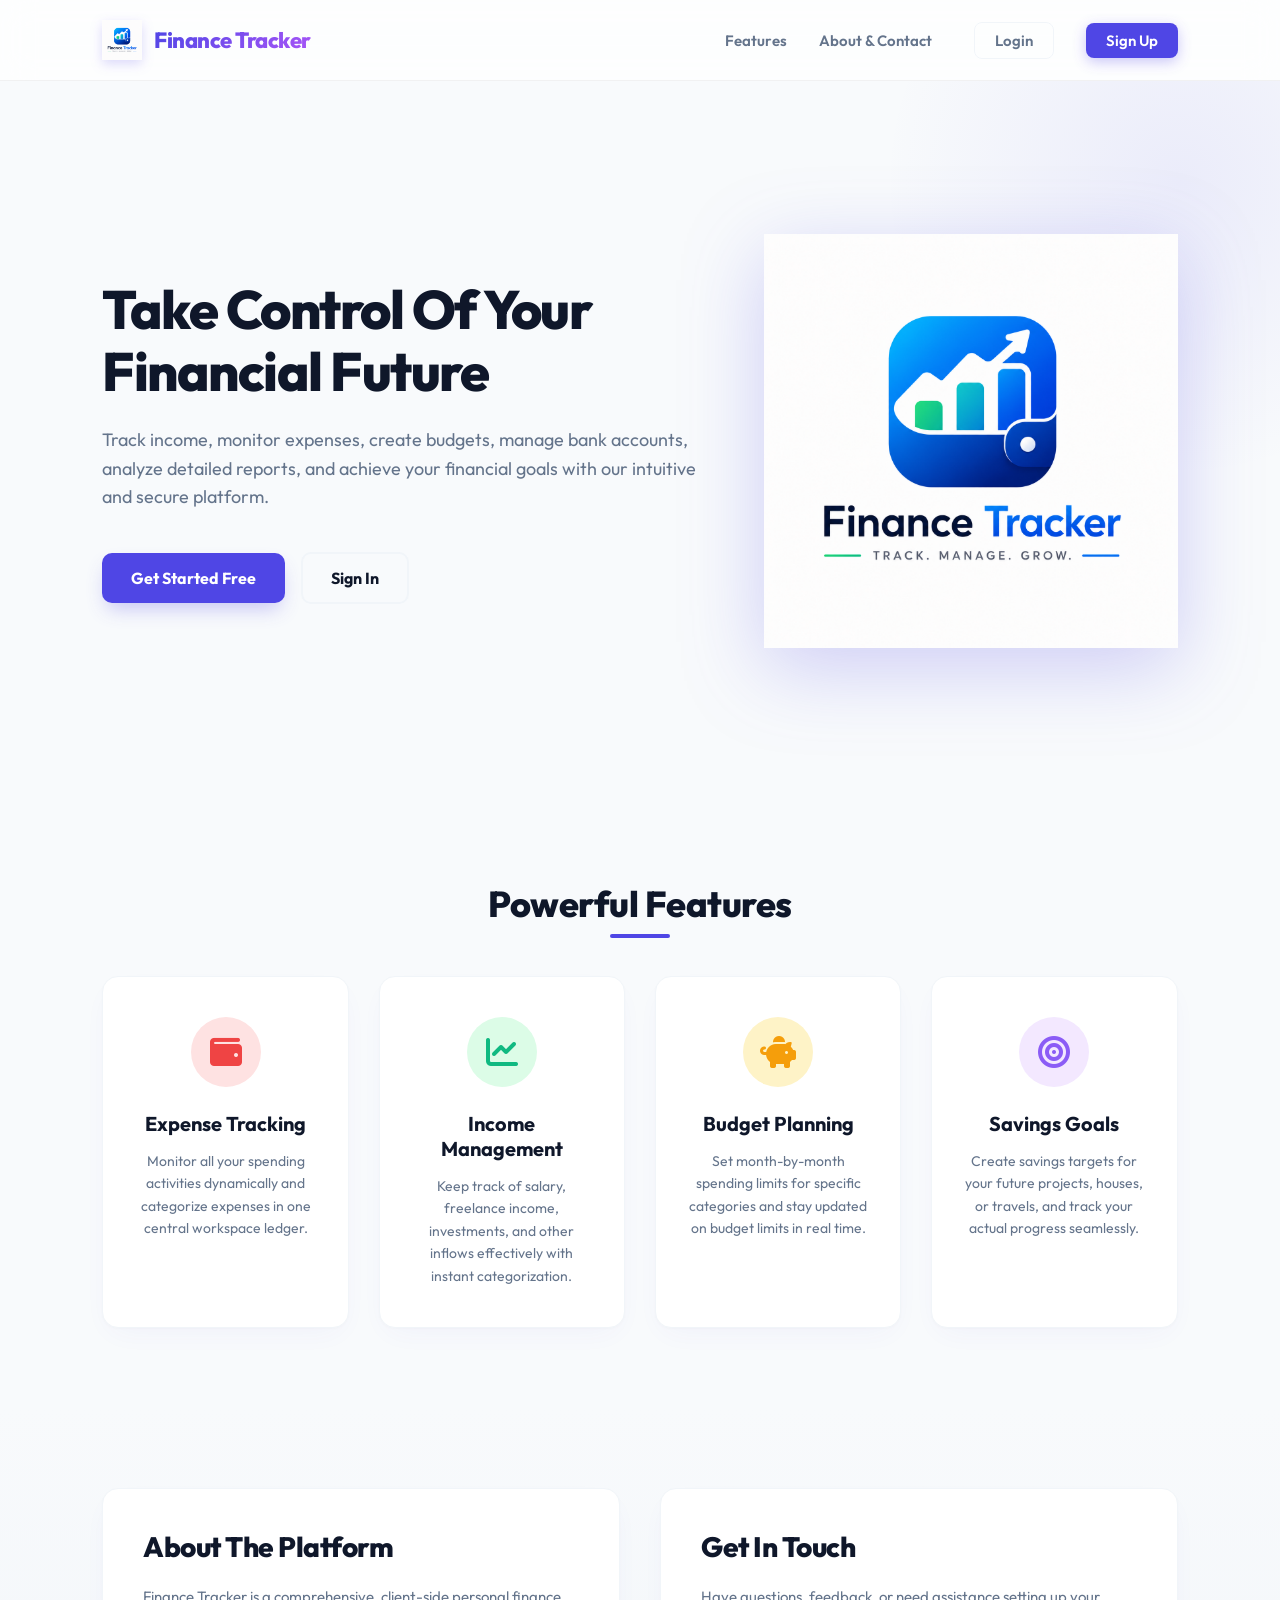
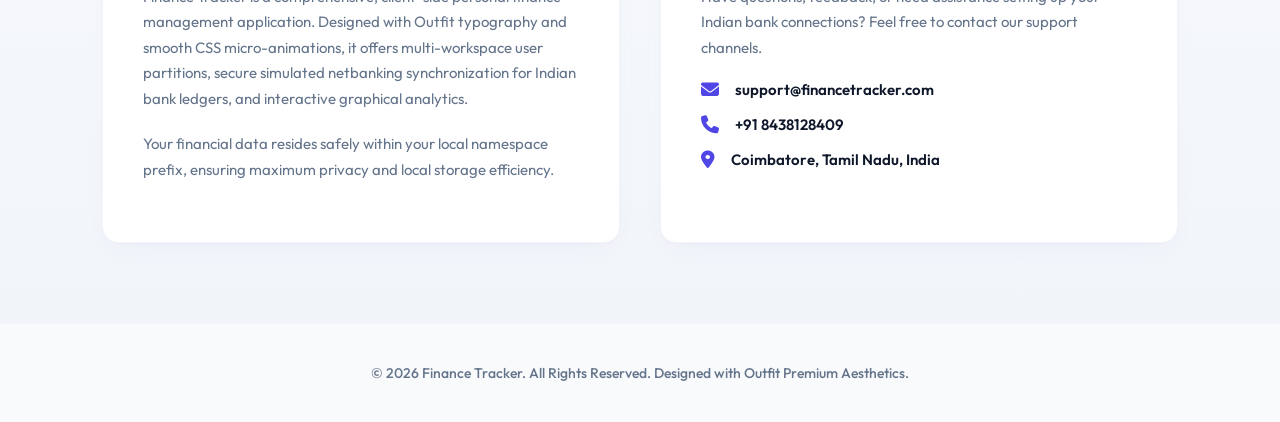
<file: index.html>
<!DOCTYPE html>
<html lang="en">
<head>
    <meta charset="UTF-8">
    <meta name="viewport" content="width=device-width, initial-scale=1.0">
    <title>Finance Tracker - Manage Your Money Smarter</title>
    
    <link rel="stylesheet" href="assets/css/style.css">
    <link rel="stylesheet" href="assets/css/animations.css">
    <link rel="stylesheet" href="https://cdnjs.cloudflare.com/ajax/libs/font-awesome/6.5.2/css/all.min.css">
</head>
<body>

    <!-- SPLASH SCREEN -->
    <div id="splash-screen">
        <div class="splash-content">
            <img src="assets/images/logo.png" alt="Finance Tracker Logo" class="splash-logo">
            <h1>Finance Tracker</h1>
            <p>Manage Your Money Smarter</p>
        </div>
    </div>

    <!-- HEADER / NAVIGATION -->
    <header class="navbar">
        <div class="logo-container">
            <img src="assets/images/logo.png" alt="Logo" class="logo-animation">
            <h2>Finance Tracker</h2>
        </div>
        <nav class="nav-links">
            <a href="#features">Features</a>
            <a href="#about-contact">About & Contact</a>
            <a href="login.html" class="nav-btn">Login</a>
            <a href="signup.html" class="nav-btn-primary">Sign Up</a>
        </nav>
    </header>

    <!-- HERO SECTION -->
    <section class="hero">
        <div class="bg-gradient-decoration"></div>
        <div class="hero-content">
            <h1>Take Control Of Your Financial Future</h1>
            <p>
                Track income, monitor expenses, create budgets, manage bank accounts, 
                analyze detailed reports, and achieve your financial goals with our intuitive 
                and secure platform.
            </p>
            <div class="hero-buttons">
                <a href="signup.html" class="btn btn-primary">Get Started Free</a>
                <a href="login.html" class="btn btn-outline">Sign In</a>
            </div>
        </div>
        <div class="hero-image">
            <img src="assets/images/logo.png" alt="Finance Tracker Premium illustration">
        </div>
    </section>

    <!-- FEATURES SECTION -->
    <section id="features" class="section">
        <h2 class="section-title">Powerful Features</h2>
        <div class="features-grid">
            <div class="feature-card">
                <i class="fas fa-wallet fa-2x" style="background: var(--danger-light); color: var(--danger);"></i>
                <h3>Expense Tracking</h3>
                <p>Monitor all your spending activities dynamically and categorize expenses in one central workspace ledger.</p>
            </div>
            <div class="feature-card">
                <i class="fas fa-chart-line fa-2x" style="background: var(--success-light); color: var(--success);"></i>
                <h3>Income Management</h3>
                <p>Keep track of salary, freelance income, investments, and other inflows effectively with instant categorization.</p>
            </div>
            <div class="feature-card">
                <i class="fas fa-piggy-bank fa-2x" style="background: var(--warning-light); color: var(--warning);"></i>
                <h3>Budget Planning</h3>
                <p>Set month-by-month spending limits for specific categories and stay updated on budget limits in real time.</p>
            </div>
            <div class="feature-card">
                <i class="fas fa-bullseye fa-2x" style="background: var(--purple-light); color: var(--purple);"></i>
                <h3>Savings Goals</h3>
                <p>Create savings targets for your future projects, houses, or travels, and track your actual progress seamlessly.</p>
            </div>
        </div>
    </section>

    <!-- ABOUT & CONTACT SECTION (MODERN SPLIT GRID) -->
    <section id="about-contact" class="about-contact-section">
        <div class="info-box">
            <h2>About The Platform</h2>
            <p>
                Finance Tracker is a comprehensive, client-side personal finance management application. 
                Designed with Outfit typography and smooth CSS micro-animations, it offers multi-workspace 
                user partitions, secure simulated netbanking synchronization for Indian bank ledgers, 
                and interactive graphical analytics.
            </p>
            <p>
                Your financial data resides safely within your local namespace prefix, ensuring maximum 
                privacy and local storage efficiency.
            </p>
        </div>
        <div class="info-box">
            <h2>Get In Touch</h2>
            <p>Have questions, feedback, or need assistance setting up your Indian bank connections? Feel free to contact our support channels.</p>
            <div class="contact-details">
                <div class="contact-item">
                    <i class="fas fa-envelope"></i>
                    <span>support@financetracker.com</span>
                </div>
                <div class="contact-item">
                    <i class="fas fa-phone"></i>
                    <span>+91 8438128409</span>
                </div>
                <div class="contact-item">
                    <i class="fas fa-location-dot"></i>
                    <span>Coimbatore, Tamil Nadu, India</span>
                </div>
            </div>
        </div>
    </section>

    <!-- FOOTER -->
    <footer class="landing-footer">
        <p>© 2026 Finance Tracker. All Rights Reserved. Designed with Outfit Premium Aesthetics.</p>
    </footer>

    <script src="assets/js/app.js"></script>
</body>
</html>
</file>
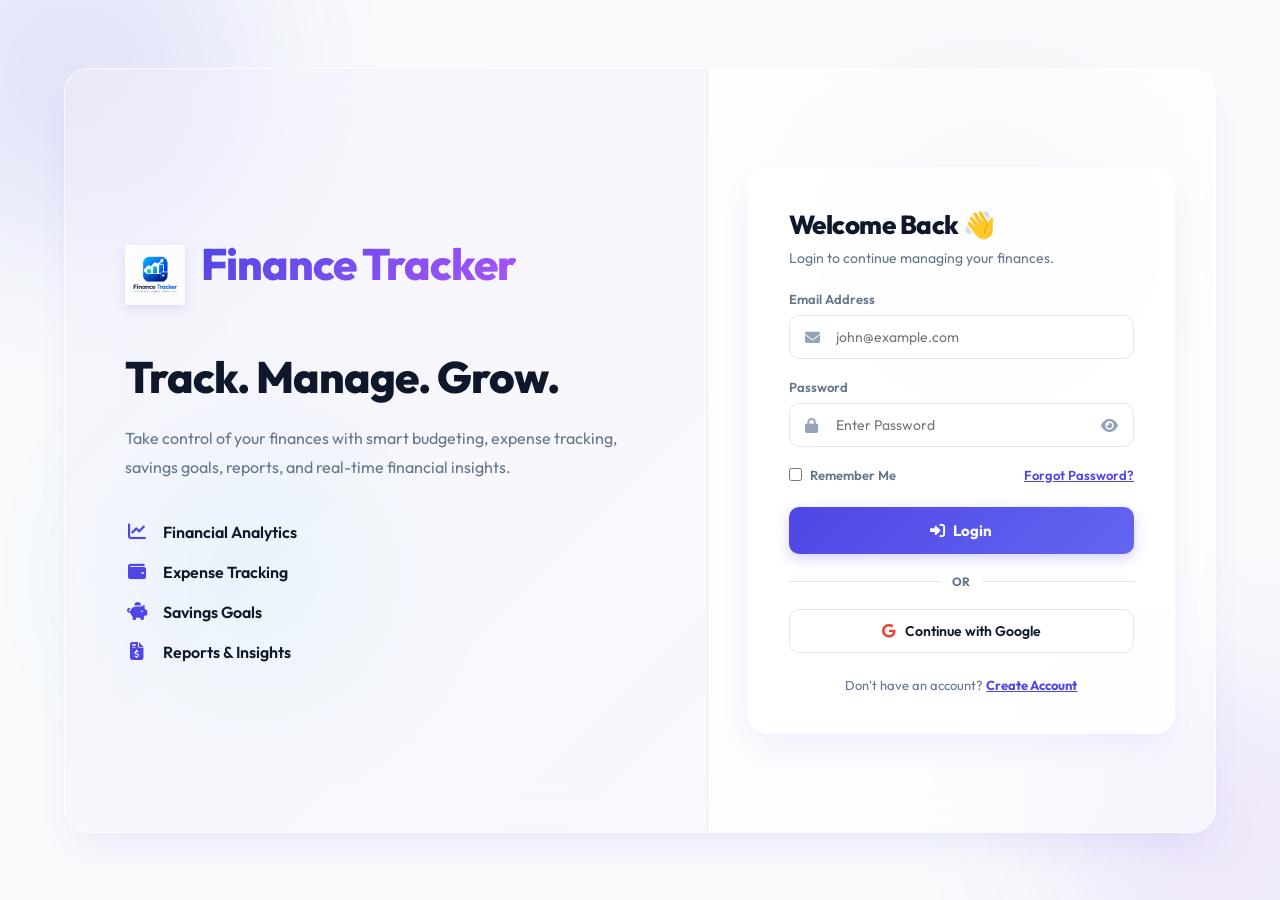
<file: login.html>
<!DOCTYPE html>
<html lang="en">
<head>
    <meta charset="UTF-8">
    <meta name="viewport" content="width=device-width, initial-scale=1.0">
    <title>Finance Tracker - Login</title>
    
    <link rel="stylesheet" href="assets/css/auth.css">
    <link rel="stylesheet" href="https://cdnjs.cloudflare.com/ajax/libs/font-awesome/6.5.2/css/all.min.css">
</head>
<body>

    <!-- LOADER -->
    <div id="loader">
        <img src="assets/images/logo.png" alt="Finance Tracker Logo">
    </div>

    <!-- BACKGROUND GLOWS -->
    <div class="background">
        <span></span>
        <span></span>
        <span></span>
        <span></span>
    </div>

    <!-- LOGIN CONTAINER -->
    <div class="auth-container">
        <!-- LEFT PANEL -->
        <div class="left-panel">
            <div class="brand">
                <img src="assets/images/logo.png" alt="Logo">
                <h1>Finance Tracker</h1>
            </div>
            <h2>Track. Manage. Grow.</h2>
            <p>
                Take control of your finances with smart budgeting,
                expense tracking, savings goals, reports,
                and real-time financial insights.
            </p>
            <div class="features">
                <div>
                    <i class="fas fa-chart-line"></i>
                    Financial Analytics
                </div>
                <div>
                    <i class="fas fa-wallet"></i>
                    Expense Tracking
                </div>
                <div>
                    <i class="fas fa-piggy-bank"></i>
                    Savings Goals
                </div>
                <div>
                    <i class="fas fa-file-invoice-dollar"></i>
                    Reports & Insights
                </div>
            </div>
        </div>

        <!-- RIGHT PANEL -->
        <div class="right-panel">
            <form id="loginForm" class="login-card">
                <h2>Welcome Back 👋</h2>
                <p>Login to continue managing your finances.</p>

                <!-- Email -->
                <div class="input-group">
                    <label>Email Address</label>
                    <div class="input-box">
                        <i class="fas fa-envelope left-icon"></i>
                        <input type="email" id="email" placeholder="john@example.com" required>
                    </div>
                </div>

                <!-- Password -->
                <div class="input-group">
                    <label>Password</label>
                    <div class="input-box">
                        <i class="fas fa-lock left-icon"></i>
                        <input type="password" id="password" placeholder="Enter Password" required>
                        <i id="togglePassword" class="fas fa-eye toggle-password"></i>
                    </div>
                </div>

                <!-- Options -->
                <div class="options">
                    <label class="remember">
                        <input type="checkbox" id="rememberMe"> Remember Me
                    </label>
                    <a href="#">Forgot Password?</a>
                </div>

                <!-- Submit Button -->
                <button type="submit" class="login-btn">
                    <i class="fas fa-right-to-bracket"></i> Login
                </button>

                <div class="divider">
                    <span>OR</span>
                </div>

                <button type="button" class="google-btn">
                    <i class="fab fa-google"></i> Continue with Google
                </button>

                <div class="signup-link">
                    Don't have an account? <a href="signup.html">Create Account</a>
                </div>
            </form>
        </div>
    </div>

    <!-- SCRIPTS -->
    <script src="assets/js/db.js"></script>
    <script src="assets/js/app.js"></script>
    <script>
        // Page entrance loader dismissal
        window.addEventListener("load", () => {
            setTimeout(() => {
                const loader = document.getElementById("loader");
                if (loader) {
                    loader.style.opacity = "0";
                    setTimeout(() => {
                        loader.style.display = "none";
                    }, 500);
                }
            }, 800);
        });

        // Password visibility toggler
        const passwordInput = document.getElementById("password");
        const toggleIcon = document.getElementById("togglePassword");

        toggleIcon.addEventListener("click", () => {
            const isPassword = passwordInput.type === "password";
            passwordInput.type = isPassword ? "text" : "password";
            toggleIcon.classList.toggle("fa-eye", !isPassword);
            toggleIcon.classList.toggle("fa-eye-slash", isPassword);
        });

        // Form Submit Login Handler
        document.getElementById("loginForm").addEventListener("submit", (e) => {
            e.preventDefault();

            const email = document.getElementById("email").value.trim().toLowerCase();
            const password = document.getElementById("password").value;
            const rememberMe = document.getElementById("rememberMe")?.checked;

            if (email === "" || password === "") {
                if (window.showNotification) {
                    window.showNotification("Please fill in all fields!", "error");
                } else {
                    alert("Please fill in all fields!");
                }
                return;
            }

            // Retrieve registered users
            const users = JSON.parse(localStorage.getItem("finance_users")) || [];
            let userValid = false;
            let fullName = "";

            const userMatch = users.find(u => u.email === email && u.password === password);

            if (userMatch) {
                userValid = true;
                fullName = userMatch.fullName || userMatch.name || "User";
            } else if (email === "admin@example.com" && password === "admin") {
                userValid = true;
                fullName = "Admin User";
                // Register admin user to list if not present
                if (!users.some(u => u.email === "admin@example.com")) {
                    users.push({
                        fullName: "Admin User",
                        email: "admin@example.com",
                        password: "admin"
                    });
                    localStorage.setItem("finance_users", JSON.stringify(users));
                }
            }

            if (userValid) {
                const sessionData = {
                    loggedIn: true,
                    email: email,
                    fullName: fullName
                };
                
                sessionStorage.setItem("financeSession", JSON.stringify(sessionData));
                
                if (rememberMe) {
                    localStorage.setItem("financeTrackerUser", JSON.stringify(sessionData));
                } else {
                    localStorage.removeItem("financeTrackerUser");
                }

                if (window.showNotification) {
                    window.showNotification(`Welcome back, ${fullName}! Logging you in...`, "success");
                } else {
                    alert("Welcome back!");
                }

                setTimeout(() => {
                    window.location.href = "pages/dashboard.html";
                }, 1200);
            } else {
                if (window.showNotification) {
                    window.showNotification("Invalid email or password! Check your credentials.", "error");
                } else {
                    alert("Invalid email or password!");
                }
            }
        });
    </script>
</body>
</html>
</file>
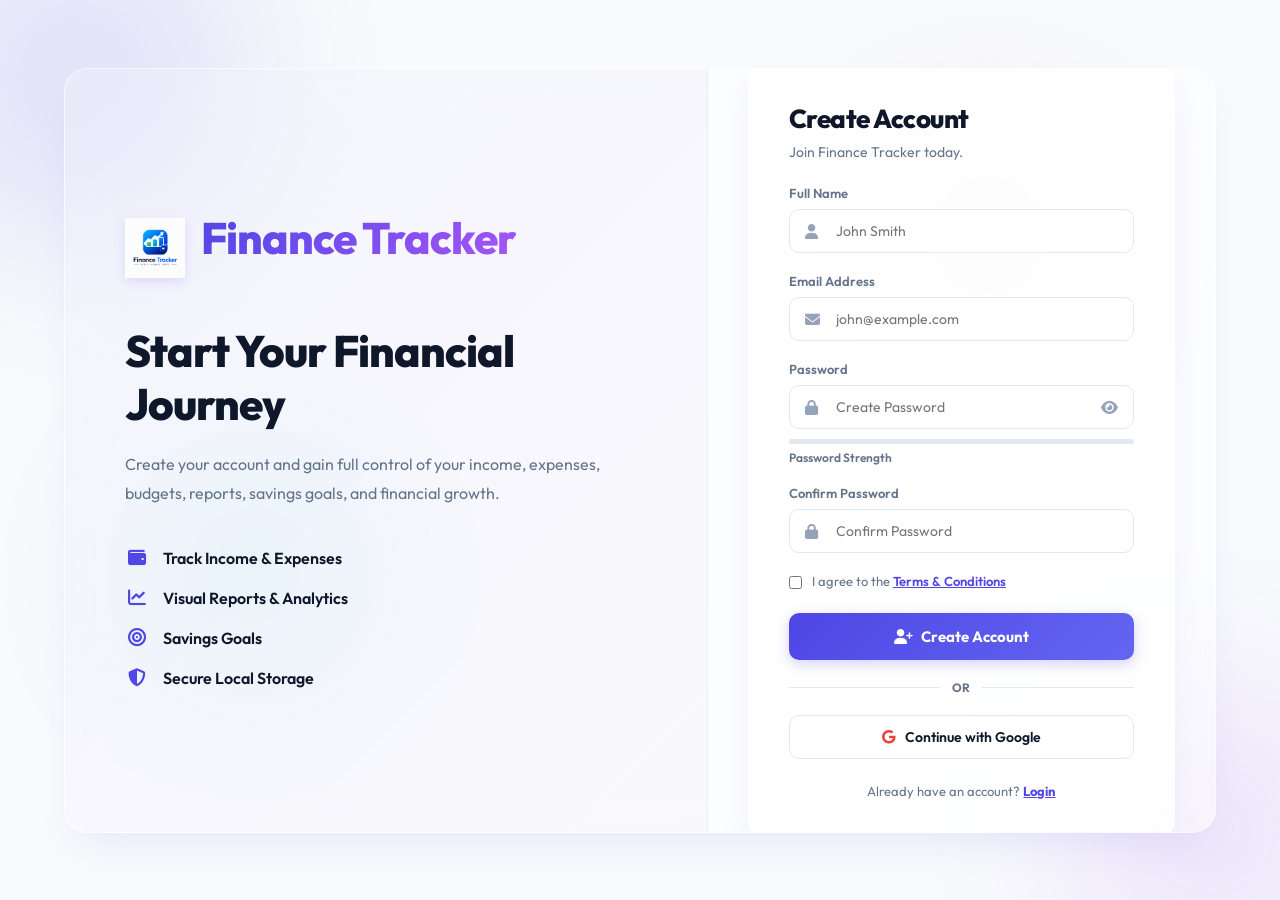
<file: signup.html>
<!DOCTYPE html>
<html lang="en">
<head>
    <meta charset="UTF-8">
    <meta name="viewport" content="width=device-width, initial-scale=1.0">
    <title>Finance Tracker - Sign Up</title>
    
    <link rel="stylesheet" href="assets/css/auth.css">
    <link rel="stylesheet" href="https://cdnjs.cloudflare.com/ajax/libs/font-awesome/6.5.2/css/all.min.css">
</head>
<body>

    <!-- LOADER -->
    <div id="loader">
        <img src="assets/images/logo.png" alt="Finance Tracker Logo">
    </div>

    <!-- BACKGROUND GLOWS -->
    <div class="background">
        <span></span>
        <span></span>
        <span></span>
        <span></span>
    </div>

    <!-- MAIN CONTAINER -->
    <div class="container">
        <!-- LEFT PANEL -->
        <div class="left-panel">
            <div class="brand">
                <img src="assets/images/logo.png" alt="Logo">
                <h2>Finance Tracker</h2>
            </div>
            <h1>Start Your Financial Journey</h1>
            <p>
                Create your account and gain full control of your income,
                expenses, budgets, reports, savings goals, and financial growth.
            </p>
            <div class="features">
                <div>
                    <i class="fas fa-wallet"></i>
                    Track Income & Expenses
                </div>
                <div>
                    <i class="fas fa-chart-line"></i>
                    Visual Reports & Analytics
                </div>
                <div>
                    <i class="fas fa-bullseye"></i>
                    Savings Goals
                </div>
                <div>
                    <i class="fas fa-shield-alt"></i>
                    Secure Local Storage
                </div>
            </div>
        </div>

        <!-- RIGHT PANEL -->
        <div class="right-panel">
            <form id="signupForm" class="signup-card">
                <h2>Create Account</h2>
                <p>Join Finance Tracker today.</p>

                <!-- Name -->
                <div class="input-group">
                    <label>Full Name</label>
                    <div class="input-box">
                        <i class="fas fa-user left-icon"></i>
                        <input type="text" id="name" placeholder="John Smith" required>
                    </div>
                </div>

                <!-- Email -->
                <div class="input-group">
                    <label>Email Address</label>
                    <div class="input-box">
                        <i class="fas fa-envelope left-icon"></i>
                        <input type="email" id="email" placeholder="john@example.com" required>
                    </div>
                </div>

                <!-- Password -->
                <div class="input-group">
                    <label>Password</label>
                    <div class="input-box">
                        <i class="fas fa-lock left-icon"></i>
                        <input type="password" id="password" placeholder="Create Password" required>
                        <i id="togglePassword" class="fas fa-eye toggle-password"></i>
                    </div>
                    <div class="strength">
                        <div class="strength-bar">
                            <div class="strength-fill" id="strengthFill"></div>
                        </div>
                        <div class="strength-text" id="strengthText">Password Strength</div>
                    </div>
                </div>

                <!-- Confirm Password -->
                <div class="input-group">
                    <label>Confirm Password</label>
                    <div class="input-box">
                        <i class="fas fa-lock left-icon"></i>
                        <input type="password" id="confirmPassword" placeholder="Confirm Password" required>
                    </div>
                </div>

                <!-- Terms -->
                <div class="terms">
                    <input type="checkbox" id="terms" required>
                    <label for="terms">
                        I agree to the <a href="#">Terms & Conditions</a>
                    </label>
                </div>

                <!-- Submit Button -->
                <button type="submit" class="signup-btn">
                    <i class="fas fa-user-plus"></i> Create Account
                </button>

                <div class="divider">
                    <span>OR</span>
                </div>

                <button type="button" class="google-btn">
                    <i class="fab fa-google"></i> Continue with Google
                </button>

                <div class="login-link">
                    Already have an account? <a href="login.html">Login</a>
                </div>
            </form>
        </div>
    </div>

    <!-- SCRIPTS -->
    <script src="assets/js/db.js"></script>
    <script src="assets/js/app.js"></script>
    <script>
        // Page entrance loader dismissal
        window.addEventListener("load", () => {
            setTimeout(() => {
                const loader = document.getElementById("loader");
                if (loader) {
                    loader.style.opacity = "0";
                    setTimeout(() => {
                        loader.style.display = "none";
                    }, 500);
                }
            }, 800);
        });

        // Password visibility toggler
        const passwordInput = document.getElementById("password");
        const toggleIcon = document.getElementById("togglePassword");

        toggleIcon.addEventListener("click", () => {
            const isPassword = passwordInput.type === "password";
            passwordInput.type = isPassword ? "text" : "password";
            toggleIcon.classList.toggle("fa-eye", !isPassword);
            toggleIcon.classList.toggle("fa-eye-slash", isPassword);
        });

        // Password strength meter logic
        passwordInput.addEventListener("input", () => {
            const value = passwordInput.value;
            const fill = document.getElementById("strengthFill");
            const text = document.getElementById("strengthText");

            if (value.length === 0) {
                fill.style.width = "0%";
                text.innerHTML = "Password Strength";
                text.style.color = "var(--text-gray)";
            } else if (value.length < 4) {
                fill.style.width = "25%";
                fill.style.background = "var(--danger)";
                text.innerHTML = "Weak";
                text.style.color = "var(--danger)";
            } else if (value.length < 8) {
                fill.style.width = "60%";
                fill.style.background = "var(--warning)";
                text.innerHTML = "Medium";
                text.style.color = "var(--warning)";
            } else {
                fill.style.width = "100%";
                fill.style.background = "var(--success)";
                text.innerHTML = "Strong Password";
                text.style.color = "var(--success)";
            }
        });

        // Form Submit Handler
        document.getElementById("signupForm").addEventListener("submit", (e) => {
            e.preventDefault();

            const name = document.getElementById("name").value.trim();
            const email = document.getElementById("email").value.trim().toLowerCase();
            const password = document.getElementById("password").value;
            const confirm = document.getElementById("confirmPassword").value;

            if (password !== confirm) {
                if (window.showNotification) {
                    window.showNotification("Passwords do not match!", "error");
                } else {
                    alert("Passwords do not match!");
                }
                return;
            }

            // Retrieve registered users
            const users = JSON.parse(localStorage.getItem("finance_users")) || [];
            
            const exists = users.some(u => u.email === email);
            if (exists) {
                if (window.showNotification) {
                    window.showNotification("This email is already registered!", "error");
                } else {
                    alert("This email is already registered!");
                }
                return;
            }

            const newUser = {
                name,
                fullName: name,
                email,
                password
            };

            users.push(newUser);
            localStorage.setItem("finance_users", JSON.stringify(users));

            if (window.showNotification) {
                window.showNotification("Account Created Successfully! Redirecting to login...", "success");
            } else {
                alert("Account Created Successfully!");
            }

            setTimeout(() => {
                window.location.href = "login.html";
            }, 1800);
        });
    </script>
</body>
</html>
</file>
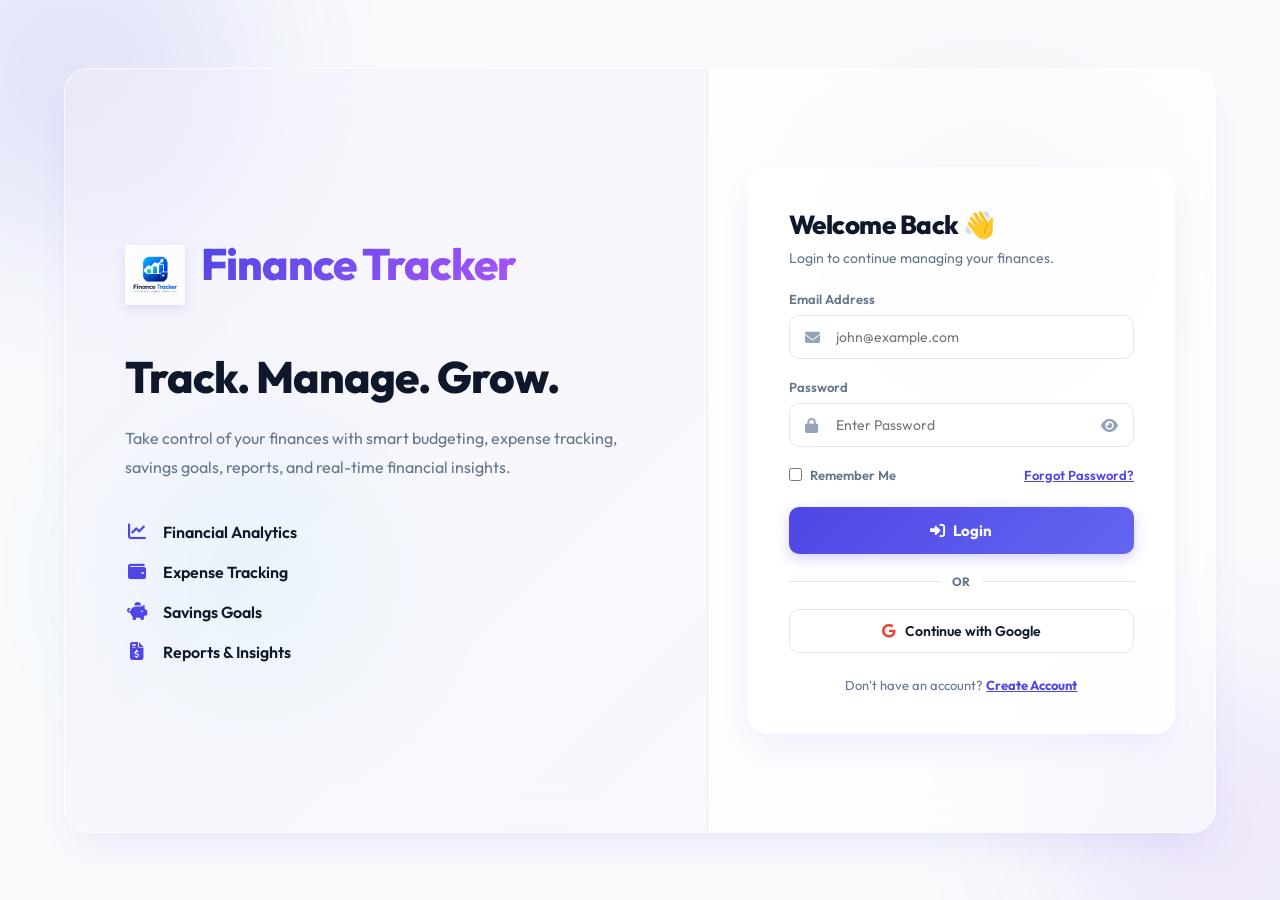
<file: pages/categories.html>
<!DOCTYPE html>
<html lang="en">
<head>
    <meta charset="UTF-8">
    <meta name="viewport" content="width=device-width, initial-scale=1.0">
    <title>Categories - Finance Tracker</title>
    
    <link rel="stylesheet" href="../assets/css/style.css">
    <link rel="stylesheet" href="../assets/css/animations.css">
    <link rel="stylesheet" href="https://cdnjs.cloudflare.com/ajax/libs/font-awesome/6.5.2/css/all.min.css">
</head>
<body>

    <div class="app-container page-enter">
        <!-- SIDEBAR -->
        <aside class="sidebar">
            <div>
                <div class="logo-section">
                    <img src="../assets/images/logo.png" alt="Logo">
                    <h2>Finance Tracker</h2>
                </div>
                <ul class="menu">
                    <li>
                        <a href="dashboard.html">
                            <i class="fas fa-chart-pie"></i>
                            <span>Dashboard</span>
                        </a>
                    </li>
                    <li>
                        <a href="transactions.html">
                            <i class="fas fa-exchange-alt"></i>
                            <span>Transactions</span>
                        </a>
                    </li>
                    <li>
                        <a href="income.html">
                            <i class="fas fa-arrow-trend-up"></i>
                            <span>Income</span>
                        </a>
                    </li>
                    <li>
                        <a href="expenses.html">
                            <i class="fas fa-arrow-trend-down"></i>
                            <span>Expenses</span>
                        </a>
                    </li>
                    <li>
                        <a href="budget.html">
                            <i class="fas fa-wallet"></i>
                            <span>Budget</span>
                        </a>
                    </li>
                    <li>
                        <a href="accounts.html">
                            <i class="fas fa-building-columns"></i>
                            <span>Accounts</span>
                        </a>
                    </li>
                    <li>
                        <a href="reports.html">
                            <i class="fas fa-chart-line"></i>
                            <span>Reports</span>
                        </a>
                    </li>
                    <li>
                        <a href="goals.html">
                            <i class="fas fa-bullseye"></i>
                            <span>Goals</span>
                        </a>
                    </li>
                    <li>
                        <a href="categories.html">
                            <i class="fas fa-tags"></i>
                            <span>Categories</span>
                        </a>
                    </li>
                    <li>
                        <a href="settings.html">
                            <i class="fas fa-gear"></i>
                            <span>Settings</span>
                        </a>
                    </li>
                </ul>
            </div>
            
            <div class="sidebar-bottom">
                <!-- Sidebar Balance Card -->
                <div class="sidebar-balance-widget" id="sidebarBalanceWidget">
                    <div class="widget-title">Total Balance</div>
                    <div class="widget-val" id="sidebarBalanceVal">$12,450.00</div>
                    <div class="widget-row">
                        <span>Income</span>
                        <span class="positive" id="sidebarIncomeVal">$5,420.00</span>
                    </div>
                    <div class="widget-row">
                        <span>Expenses</span>
                        <span class="negative" id="sidebarExpenseVal">$2,340.00</span>
                    </div>
                </div>

                <!-- Dark Mode Widget -->
                <div class="dark-mode-widget">
                    <span>
                        <i class="fas fa-moon"></i>
                        <span>Dark Mode</span>
                    </span>
                    <label class="switch">
                        <input type="checkbox" id="darkModeSwitch">
                        <span class="slider"></span>
                    </label>
                </div>

                <!-- User Profile Block -->
                <div class="sidebar-profile">
                    <div class="profile-info" id="profileButton" onclick="toggleProfileMenu()">
                        <img src="https://ui-avatars.com/api/?name=Admin+User&background=4f46e5&color=fff" alt="User Avatar" id="profileAvatar">
                        <div class="profile-meta">
                            <h4 id="sidebarProfileName">Admin User</h4>
                            <p id="sidebarProfileEmail">admin@example.com</p>
                        </div>
                    </div>
                    <i class="fas fa-chevron-up profile-chevron" onclick="toggleProfileMenu()"></i>
                    
                    <!-- Profile Dropdown Menu -->
                    <div class="profile-dropdown" id="profileDropdown">
                        <a href="settings.html"><i class="fas fa-user-gear"></i> My Profile</a>
                        <a href="settings.html"><i class="fas fa-gear"></i> Settings</a>
                        <a href="#" onclick="logoutUser(); return false;" class="negative"><i class="fas fa-right-from-bracket"></i> Logout</a>
                    </div>
                </div>
            </div>
        </aside>

        <!-- MAIN WINDOW -->
        <main class="main-content">
            <!-- TOP BAR -->
            <header class="topbar">
                <div class="topbar-title">
                    <h1>Categories</h1>
                    <p>Manage income/expense categories and custom colors.</p>
                </div>
                <div class="topbar-actions">
                    <button class="btn btn-primary" onclick="openAddCategoryModal()">
                        <i class="fas fa-plus"></i> Add Category
                    </button>
                </div>
            </header>

            <!-- STATS BLOCK -->
            <section class="stats-grid">
                <div class="stat-card color-primary">
                    <div class="icon-box">
                        <i class="fas fa-tags"></i>
                    </div>
                    <h4>Total Categories</h4>
                    <h2 id="totalCategoriesCount">10</h2>
                    <div style="font-size: 13px; color: var(--text-light); margin-top: 10px;">Unique categories</div>
                </div>

                <div class="stat-card color-success">
                    <div class="icon-box">
                        <i class="fas fa-circle-arrow-down"></i>
                    </div>
                    <h4>Income Categories</h4>
                    <h2 id="incomeCategoriesCount">3</h2>
                    <div style="font-size: 13px; color: var(--text-light); margin-top: 10px;">Inflow sources</div>
                </div>

                <div class="stat-card color-danger">
                    <div class="icon-box">
                        <i class="fas fa-circle-arrow-up"></i>
                    </div>
                    <h4>Expense Categories</h4>
                    <h2 id="expenseCategoriesCount">7</h2>
                    <div style="font-size: 13px; color: var(--text-light); margin-top: 10px;">Outflow categories</div>
                </div>
            </section>

            <!-- MAIN GRID -->
            <section class="main-layout-grid full-width-grid">
                <div class="content-card">
                    <!-- Filters row -->
                    <div class="filter-toolbar">
                        <div class="filter-left">
                            <select class="btn btn-secondary" style="padding: 10px 14px;" id="catTypeFilter" onchange="renderCategories()">
                                <option value="All">All Types</option>
                                <option value="Income">Income Categories</option>
                                <option value="Expense">Expense Categories</option>
                            </select>
                            <div class="search-wrapper">
                                <i class="fas fa-search"></i>
                                <input type="text" id="catSearchInput" class="form-control" placeholder="Search categories..." oninput="renderCategories()">
                            </div>
                        </div>
                    </div>

                    <div class="table-responsive">
                        <table>
                            <thead>
                                <tr>
                                    <th>Category</th>
                                    <th>Type</th>
                                    <th>Custom Color</th>
                                    <th>Icon Name</th>
                                    <th style="text-align: right;">Actions</th>
                                </tr>
                            </thead>
                            <tbody id="categoriesTableBody">
                                <!-- Loaded dynamically via JS -->
                            </tbody>
                        </table>
                    </div>
                </div>
            </section>
        </main>
    </div>

    <!-- CREATE/EDIT CATEGORY MODAL -->
    <div class="modal" id="categoryModal">
        <div class="modal-content">
            <div class="modal-header">
                <h3 id="categoryModalTitle">Add Category</h3>
                <button class="close-modal" onclick="closeModal('categoryModal')"><i class="fas fa-xmark"></i></button>
            </div>
            <form id="categoryForm">
                <input type="hidden" id="editCategoryName">
                <div class="modal-body">
                    <div class="form-group">
                        <label for="catName">Category Name</label>
                        <input type="text" id="catName" class="form-control" placeholder="e.g. Subscriptions" required>
                    </div>
                    <div class="form-row">
                        <div class="form-group">
                            <label for="catType">Type</label>
                            <select id="catType" class="form-control" required>
                                <option value="Expense">Expense Category</option>
                                <option value="Income">Income Category</option>
                            </select>
                        </div>
                        <div class="form-group">
                            <label for="catIcon">Icon (FontAwesome class)</label>
                            <select id="catIcon" class="form-control" required>
                                <option value="fa-briefcase">Briefcase (Salary)</option>
                                <option value="fa-laptop-code">Laptop Code (Freelance)</option>
                                <option value="fa-chart-line">Chart Line (Investments)</option>
                                <option value="fa-utensils">Utensils (Food)</option>
                                <option value="fa-car">Car (Transport)</option>
                                <option value="fa-house">House (Housing)</option>
                                <option value="fa-bolt">Bolt (Utilities)</option>
                                <option value="fa-film">Film (Entertainment)</option>
                                <option value="fa-bag-shopping">Bag Shopping (Shopping)</option>
                                <option value="fa-asterisk">Asterisk (Others)</option>
                                <option value="fa-heart-pulse">Heart (Healthcare)</option>
                                <option value="fa-graduation-cap">Graduation Cap (Education)</option>
                                <option value="fa-gift">Gift (Gifts)</option>
                            </select>
                        </div>
                    </div>
                    <div class="form-group">
                        <label for="catColor">Theme Color</label>
                        <input type="color" id="catColor" class="form-control" style="height: 48px; padding: 4px;" value="#4f46e5" required>
                    </div>
                </div>
                <div class="modal-footer">
                    <button type="button" class="btn btn-secondary" onclick="closeModal('categoryModal')">Cancel</button>
                    <button type="submit" class="btn btn-primary">Save Category</button>
                </div>
            </form>
        </div>
    </div>

    <!-- SCRIPTS -->
    <script src="../assets/js/db.js"></script>
    <script src="../assets/js/app.js"></script>
    <script src="../assets/js/categories.js"></script>
</body>
</html>
</file>
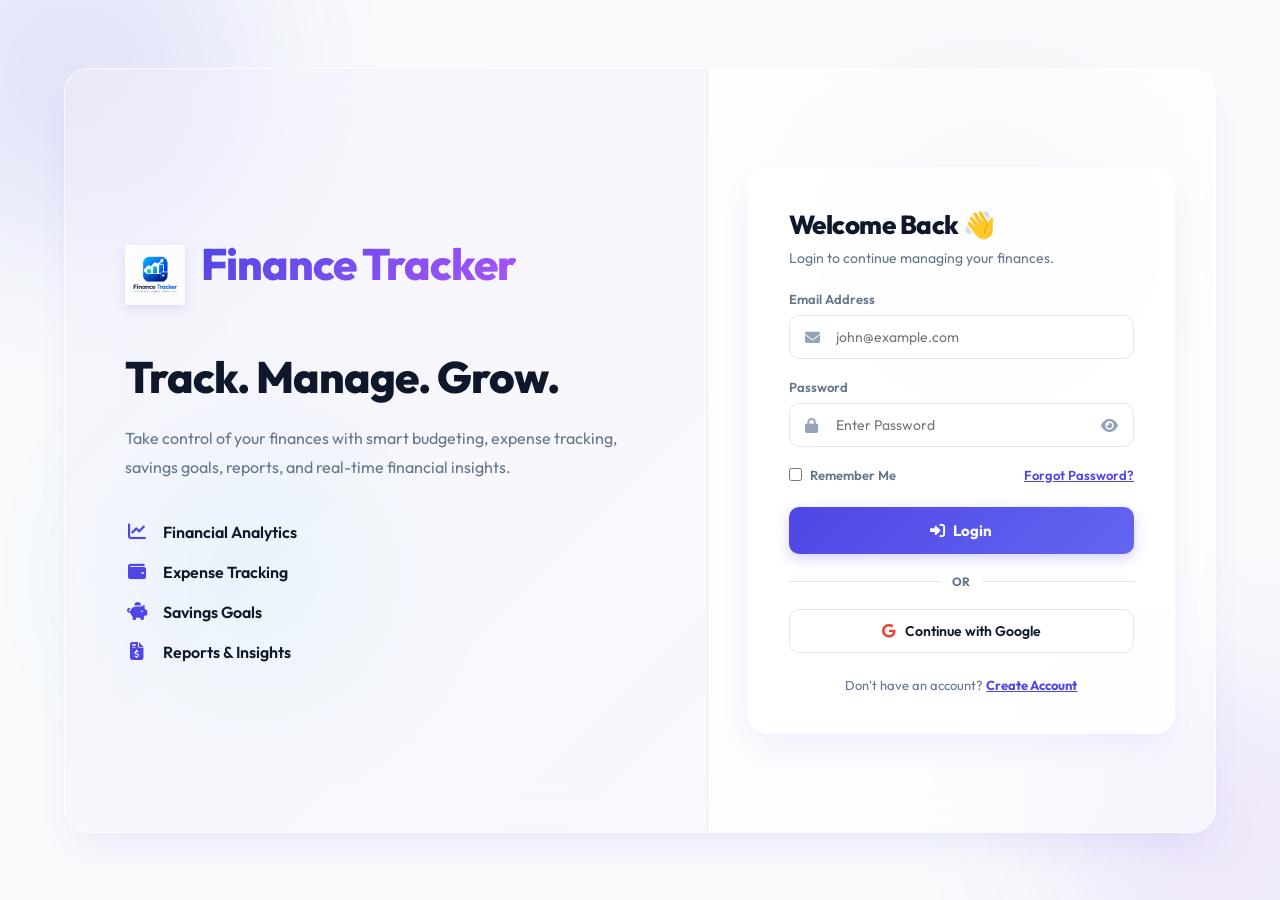
<file: pages/settings.html>
<!DOCTYPE html>
<html lang="en">
<head>
    <meta charset="UTF-8">
    <meta name="viewport" content="width=device-width, initial-scale=1.0">
    <title>Settings - Finance Tracker</title>
    
    <link rel="stylesheet" href="../assets/css/style.css">
    <link rel="stylesheet" href="../assets/css/animations.css">
    <link rel="stylesheet" href="https://cdnjs.cloudflare.com/ajax/libs/font-awesome/6.5.2/css/all.min.css">
</head>
<body>

    <div class="app-container page-enter">
        <!-- SIDEBAR -->
        <aside class="sidebar">
            <div>
                <div class="logo-section">
                    <img src="../assets/images/logo.png" alt="Logo">
                    <h2>Finance Tracker</h2>
                </div>
                <ul class="menu">
                    <li>
                        <a href="dashboard.html">
                            <i class="fas fa-chart-pie"></i>
                            <span>Dashboard</span>
                        </a>
                    </li>
                    <li>
                        <a href="transactions.html">
                            <i class="fas fa-exchange-alt"></i>
                            <span>Transactions</span>
                        </a>
                    </li>
                    <li>
                        <a href="income.html">
                            <i class="fas fa-arrow-trend-up"></i>
                            <span>Income</span>
                        </a>
                    </li>
                    <li>
                        <a href="expenses.html">
                            <i class="fas fa-arrow-trend-down"></i>
                            <span>Expenses</span>
                        </a>
                    </li>
                    <li>
                        <a href="budget.html">
                            <i class="fas fa-wallet"></i>
                            <span>Budget</span>
                        </a>
                    </li>
                    <li>
                        <a href="accounts.html">
                            <i class="fas fa-building-columns"></i>
                            <span>Accounts</span>
                        </a>
                    </li>
                    <li>
                        <a href="reports.html">
                            <i class="fas fa-chart-line"></i>
                            <span>Reports</span>
                        </a>
                    </li>
                    <li>
                        <a href="goals.html">
                            <i class="fas fa-bullseye"></i>
                            <span>Goals</span>
                        </a>
                    </li>
                    <li>
                        <a href="categories.html">
                            <i class="fas fa-tags"></i>
                            <span>Categories</span>
                        </a>
                    </li>
                    <li>
                        <a href="settings.html">
                            <i class="fas fa-gear"></i>
                            <span>Settings</span>
                        </a>
                    </li>
                </ul>
            </div>
            
            <div class="sidebar-bottom">
                <!-- Sidebar Balance Card -->
                <div class="sidebar-balance-widget" id="sidebarBalanceWidget">
                    <div class="widget-title">Total Balance</div>
                    <div class="widget-val" id="sidebarBalanceVal">$12,450.00</div>
                    <div class="widget-row">
                        <span>Income</span>
                        <span class="positive" id="sidebarIncomeVal">$5,420.00</span>
                    </div>
                    <div class="widget-row">
                        <span>Expenses</span>
                        <span class="negative" id="sidebarExpenseVal">$2,340.00</span>
                    </div>
                </div>

                <!-- Dark Mode Widget -->
                <div class="dark-mode-widget">
                    <span>
                        <i class="fas fa-moon"></i>
                        <span>Dark Mode</span>
                    </span>
                    <label class="switch">
                        <input type="checkbox" id="darkModeSwitch">
                        <span class="slider"></span>
                    </label>
                </div>

                <!-- User Profile Block -->
                <div class="sidebar-profile">
                    <div class="profile-info" id="profileButton" onclick="toggleProfileMenu()">
                        <img src="https://ui-avatars.com/api/?name=Admin+User&background=4f46e5&color=fff" alt="User Avatar" id="profileAvatar">
                        <div class="profile-meta">
                            <h4 id="sidebarProfileName">Admin User</h4>
                            <p id="sidebarProfileEmail">admin@example.com</p>
                        </div>
                    </div>
                    <i class="fas fa-chevron-up profile-chevron" onclick="toggleProfileMenu()"></i>
                    
                    <!-- Profile Dropdown Menu -->
                    <div class="profile-dropdown" id="profileDropdown">
                        <a href="settings.html"><i class="fas fa-user-gear"></i> My Profile</a>
                        <a href="settings.html"><i class="fas fa-gear"></i> Settings</a>
                        <a href="#" onclick="logoutUser(); return false;" class="negative"><i class="fas fa-right-from-bracket"></i> Logout</a>
                    </div>
                </div>
            </div>
        </aside>

        <!-- MAIN WINDOW -->
        <main class="main-content">
            <!-- TOP BAR -->
            <header class="topbar">
                <div class="topbar-title">
                    <h1>Settings</h1>
                    <p>Manage your profile, preferences and application settings.</p>
                </div>
            </header>

            <!-- STATS BLOCK -->
            <section class="stats-grid">
                <div class="stat-card color-success">
                    <div class="icon-box">
                        <i class="fas fa-arrow-trend-up"></i>
                    </div>
                    <h4>Total Inflow</h4>
                    <h2 id="settingsIncomeVal">$5,420.00</h2>
                    <div style="font-size: 13px; color: var(--text-light); margin-top: 10px;">Sum of all incomes</div>
                </div>

                <div class="stat-card color-danger">
                    <div class="icon-box">
                        <i class="fas fa-arrow-trend-down"></i>
                    </div>
                    <h4>Total Outflow</h4>
                    <h2 id="settingsExpenseVal">$2,340.00</h2>
                    <div style="font-size: 13px; color: var(--text-light); margin-top: 10px;">Sum of all expenses</div>
                </div>
            </section>

            <!-- MAIN GRID (SETTINGS LAYOUT) -->
            <section class="main-layout-grid">
                <!-- Left area: Profile and Password Cards -->
                <div>
                    <!-- Profile Settings Card -->
                    <div class="content-card">
                        <div class="content-card-header">
                            <h3>Profile Settings</h3>
                        </div>
                        <form id="profileForm">
                            <div class="form-row">
                                <div class="form-group">
                                    <label for="fullName">Full Name</label>
                                    <input type="text" id="fullName" class="form-control" placeholder="Admin User" required>
                                </div>
                                <div class="form-group">
                                    <label for="profileEmail">Email Address</label>
                                    <input type="email" id="profileEmail" class="form-control" placeholder="admin@example.com" required>
                                </div>
                            </div>
                            <div class="form-row">
                                <div class="form-group">
                                    <label for="profilePhone">Phone Number</label>
                                    <input type="tel" id="profilePhone" class="form-control" placeholder="e.g. +91 8438128409">
                                </div>
                                <div class="form-group">
                                    <label for="profileCurrency">Primary Currency</label>
                                    <select id="profileCurrency" class="form-control">
                                        <option value="USD">USD ($)</option>
                                        <option value="INR">INR (₹)</option>
                                    </select>
                                </div>
                            </div>
                            <button type="submit" class="btn btn-primary" style="margin-top: 10px;">Save Profile</button>
                        </form>
                    </div>

                    <!-- Change Password Card -->
                    <div class="content-card">
                        <div class="content-card-header">
                            <h3>Change Password</h3>
                        </div>
                        <form id="passwordForm">
                            <div class="form-group">
                                <label for="currentPassword">Current Password</label>
                                <input type="password" id="currentPassword" class="form-control" required>
                            </div>
                            <div class="form-row">
                                <div class="form-group">
                                    <label for="newPassword">New Password</label>
                                    <input type="password" id="newPassword" class="form-control" required>
                                </div>
                                <div class="form-group">
                                    <label for="confirmPassword">Confirm Password</label>
                                    <input type="password" id="confirmPassword" class="form-control" required>
                                </div>
                            </div>
                            <button type="submit" class="btn btn-warning" style="margin-top: 10px;">Change Password</button>
                        </form>
                    </div>
                </div>

                <!-- Right area: App Preferences and Data Actions -->
                <div>
                    <!-- Application Preferences Card -->
                    <div class="content-card">
                        <div class="content-card-header">
                            <h3>Preferences</h3>
                        </div>
                        <div class="form-group">
                            <label for="themeSelect">Theme Mode</label>
                            <select id="themeSelect" class="form-control">
                                <option value="light">Light Mode</option>
                                <option value="dark">Dark Mode</option>
                            </select>
                        </div>
                        <div class="form-group" style="display: flex; align-items: center; gap: 8px; margin-top: 25px; margin-bottom: 5px;">
                            <input type="checkbox" id="notificationsCheckbox" checked style="width: 18px; height: 18px; cursor: pointer;">
                            <label for="notificationsCheckbox" style="margin-bottom: 0; font-weight: 500; cursor: pointer;">Enable push notifications</label>
                        </div>
                    </div>

                    <!-- Data Management Panel -->
                    <div class="content-card">
                        <div class="content-card-header">
                            <h3>Data Management</h3>
                        </div>
                        <p style="font-size: 13px; color: var(--text-light); margin-bottom: 20px; line-height: 1.5;">Back up your local account ledger. You can export as a JSON file and restore it at any time.</p>
                        
                        <div style="display: flex; flex-direction: column; gap: 12px;">
                            <button id="exportData" class="btn btn-success" style="width: 100%;">
                                <i class="fas fa-download"></i> Export JSON Backup
                            </button>
                            
                            <label class="btn btn-primary" style="width: 100%; display: flex; justify-content: center; align-items: center; margin-bottom: 0;">
                                <i class="fas fa-upload"></i> Restore Backup
                                <input type="file" id="importData" hidden>
                            </label>
                            
                            <button id="resetData" class="btn btn-danger" style="width: 100%;">
                                <i class="fas fa-trash-can"></i> Reset All Application Data
                            </button>
                        </div>
                    </div>

                    <!-- Account Actions -->
                    <div class="content-card">
                        <div class="content-card-header">
                            <h3>Session Actions</h3>
                        </div>
                        <button class="btn btn-danger" style="width: 100%;" onclick="logoutUser()">
                            <i class="fas fa-right-from-bracket"></i> Logout of Finance Tracker
                        </button>
                    </div>
                </div>
            </section>
        </main>
    </div>

    <!-- SCRIPTS -->
    <script src="../assets/js/db.js"></script>
    <script src="../assets/js/app.js"></script>
    <script src="../assets/js/settings.js"></script>
</body>
</html>
</file>
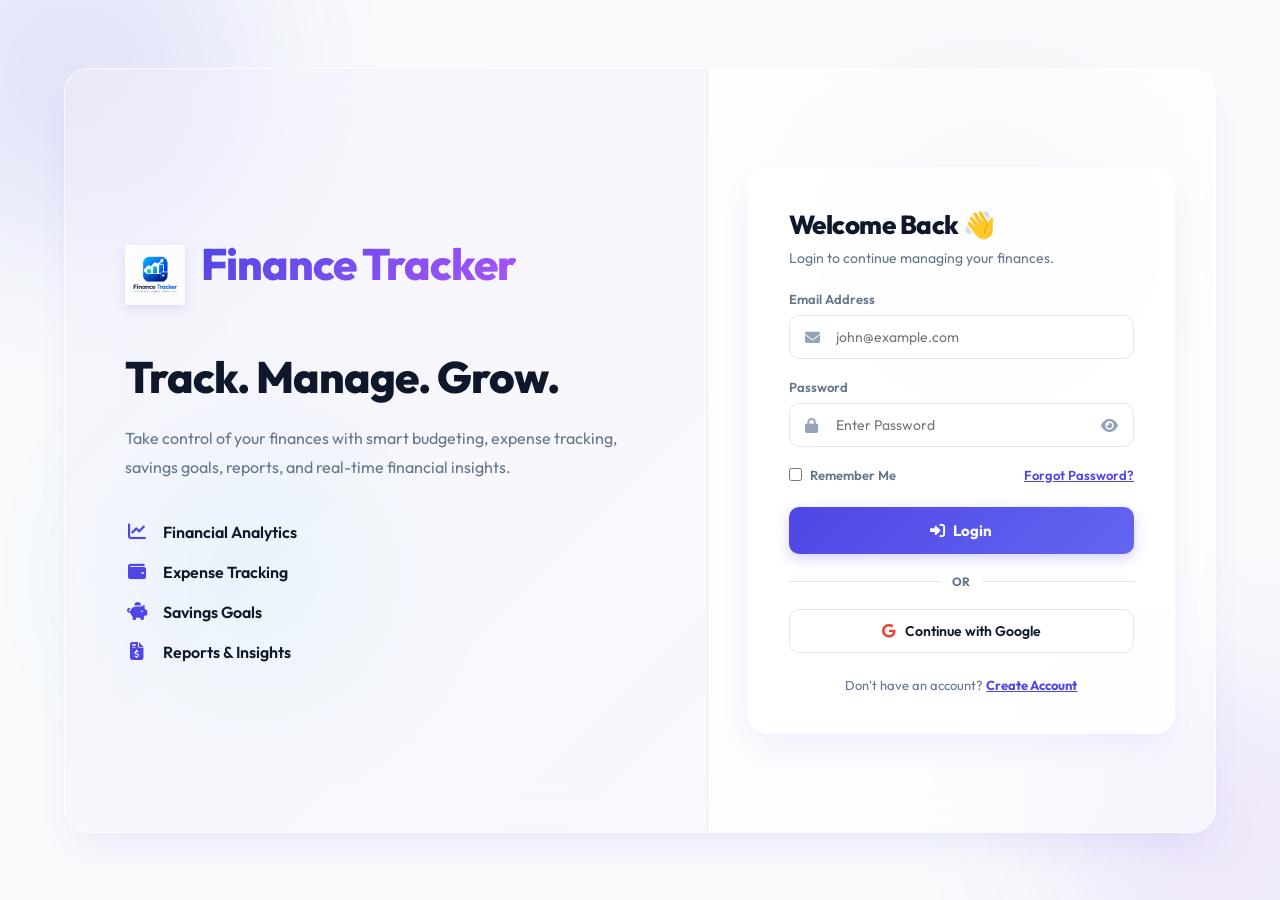
<file: pages/transactions.html>
<!DOCTYPE html>
<html lang="en">
<head>
    <meta charset="UTF-8">
    <meta name="viewport" content="width=device-width, initial-scale=1.0">
    <title>Transactions - Finance Tracker</title>
    
    <link rel="stylesheet" href="../assets/css/style.css">
    <link rel="stylesheet" href="../assets/css/animations.css">
    <link rel="stylesheet" href="https://cdnjs.cloudflare.com/ajax/libs/font-awesome/6.5.2/css/all.min.css">
</head>
<body>

    <div class="app-container page-enter">
        <!-- SIDEBAR -->
        <aside class="sidebar">
            <div>
                <div class="logo-section">
                    <img src="../assets/images/logo.png" alt="Logo">
                    <h2>Finance Tracker</h2>
                </div>
                <ul class="menu">
                    <li>
                        <a href="dashboard.html">
                            <i class="fas fa-chart-pie"></i>
                            <span>Dashboard</span>
                        </a>
                    </li>
                    <li>
                        <a href="transactions.html">
                            <i class="fas fa-exchange-alt"></i>
                            <span>Transactions</span>
                        </a>
                    </li>
                    <li>
                        <a href="income.html">
                            <i class="fas fa-arrow-trend-up"></i>
                            <span>Income</span>
                        </a>
                    </li>
                    <li>
                        <a href="expenses.html">
                            <i class="fas fa-arrow-trend-down"></i>
                            <span>Expenses</span>
                        </a>
                    </li>
                    <li>
                        <a href="budget.html">
                            <i class="fas fa-wallet"></i>
                            <span>Budget</span>
                        </a>
                    </li>
                    <li>
                        <a href="accounts.html">
                            <i class="fas fa-building-columns"></i>
                            <span>Accounts</span>
                        </a>
                    </li>
                    <li>
                        <a href="reports.html">
                            <i class="fas fa-chart-line"></i>
                            <span>Reports</span>
                        </a>
                    </li>
                    <li>
                        <a href="goals.html">
                            <i class="fas fa-bullseye"></i>
                            <span>Goals</span>
                        </a>
                    </li>
                    <li>
                        <a href="categories.html">
                            <i class="fas fa-tags"></i>
                            <span>Categories</span>
                        </a>
                    </li>
                    <li>
                        <a href="settings.html">
                            <i class="fas fa-gear"></i>
                            <span>Settings</span>
                        </a>
                    </li>
                </ul>
            </div>
            
            <div class="sidebar-bottom">
                <!-- Sidebar Balance Card -->
                <div class="sidebar-balance-widget" id="sidebarBalanceWidget">
                    <div class="widget-title">Total Balance</div>
                    <div class="widget-val" id="sidebarBalanceVal">$12,450.00</div>
                    <div class="widget-row">
                        <span>Income</span>
                        <span class="positive" id="sidebarIncomeVal">$5,420.00</span>
                    </div>
                    <div class="widget-row">
                        <span>Expenses</span>
                        <span class="negative" id="sidebarExpenseVal">$2,340.00</span>
                    </div>
                </div>

                <!-- Dark Mode Widget -->
                <div class="dark-mode-widget">
                    <span>
                        <i class="fas fa-moon"></i>
                        <span>Dark Mode</span>
                    </span>
                    <label class="switch">
                        <input type="checkbox" id="darkModeSwitch">
                        <span class="slider"></span>
                    </label>
                </div>

                <!-- User Profile Block -->
                <div class="sidebar-profile">
                    <div class="profile-info" id="profileButton" onclick="toggleProfileMenu()">
                        <img src="https://ui-avatars.com/api/?name=Admin+User&background=4f46e5&color=fff" alt="User Avatar" id="profileAvatar">
                        <div class="profile-meta">
                            <h4 id="sidebarProfileName">Admin User</h4>
                            <p id="sidebarProfileEmail">admin@example.com</p>
                        </div>
                    </div>
                    <i class="fas fa-chevron-up profile-chevron" onclick="toggleProfileMenu()"></i>
                    
                    <!-- Profile Dropdown Menu -->
                    <div class="profile-dropdown" id="profileDropdown">
                        <a href="settings.html"><i class="fas fa-user-gear"></i> My Profile</a>
                        <a href="settings.html"><i class="fas fa-gear"></i> Settings</a>
                        <a href="#" onclick="logoutUser(); return false;" class="negative"><i class="fas fa-right-from-bracket"></i> Logout</a>
                    </div>
                </div>
            </div>
        </aside>

        <!-- MAIN WINDOW -->
        <main class="main-content">
            <!-- TOP BAR -->
            <header class="topbar">
                <div class="topbar-title">
                    <h1>Transactions</h1>
                    <p>Overview of all transactions.</p>
                </div>
                <div class="topbar-actions">
                    <button class="btn btn-secondary" onclick="exportTransactionsCSV()">
                        <i class="fas fa-file-csv"></i> Export CSV
                    </button>
                    <button class="btn btn-primary" onclick="openAddTxModal()">
                        <i class="fas fa-plus"></i> Add Transaction
                    </button>
                </div>
            </header>

            <!-- STATS BLOCK -->
            <section class="stats-grid">
                <div class="stat-card color-primary">
                    <div class="icon-box">
                        <i class="fas fa-list-ul"></i>
                    </div>
                    <h4>Total Transactions</h4>
                    <h2 id="totalTxCount">21</h2>
                    <div style="font-size: 13px; color: var(--text-light); margin-top: 10px;">Total ledger items</div>
                </div>

                <div class="stat-card color-success">
                    <div class="icon-box">
                        <i class="fas fa-arrow-trend-up"></i>
                    </div>
                    <h4>Total Inflow</h4>
                    <h2 id="totalInflowVal">$5,420.00</h2>
                    <div style="font-size: 13px; color: var(--text-light); margin-top: 10px;">Gross income inflows</div>
                </div>

                <div class="stat-card color-danger">
                    <div class="icon-box">
                        <i class="fas fa-arrow-trend-down"></i>
                    </div>
                    <h4>Total Outflow</h4>
                    <h2 id="totalOutflowVal">$2,340.00</h2>
                    <div style="font-size: 13px; color: var(--text-light); margin-top: 10px;">Gross expense outflows</div>
                </div>

                <div class="stat-card color-warning">
                    <div class="icon-box">
                        <i class="fas fa-scale-balanced"></i>
                    </div>
                    <h4>Net Flow</h4>
                    <h2 id="netFlowVal">$3,080.00</h2>
                    <div style="font-size: 13px; color: var(--text-light); margin-top: 10px;">Inflow minus outflow</div>
                </div>
            </section>

            <!-- MAIN GRID (FULL WIDTH) -->
            <section class="main-layout-grid full-width-grid">
                <div class="content-card">
                    <!-- Filters bar matching screenshot style -->
                    <div class="filter-toolbar">
                        <div class="filter-left">
                            <select class="btn btn-secondary" style="padding: 10px 14px;" id="txTypeFilter" onchange="filterAndRenderTransactions()">
                                <option value="All">All Types</option>
                                <option value="Income">Income</option>
                                <option value="Expense">Expense</option>
                            </select>
                            
                            <select class="btn btn-secondary" style="padding: 10px 14px;" id="txCategoryFilter" onchange="filterAndRenderTransactions()">
                                <option value="All">All Categories</option>
                                <!-- Categories dynamically loaded -->
                            </select>

                            <div class="btn btn-secondary">
                                <i class="fas fa-calendar-days"></i>
                                <span>May 1 – May 31, 2024</span>
                            </div>

                            <div class="search-wrapper">
                                <i class="fas fa-search"></i>
                                <input type="text" id="txSearchInput" class="form-control" placeholder="Search description, payment, account..." oninput="filterAndRenderTransactions()">
                            </div>
                        </div>
                    </div>

                    <div class="table-responsive">
                        <table>
                            <thead>
                                <tr>
                                    <th>Date</th>
                                    <th>Description</th>
                                    <th>Category</th>
                                    <th>Type</th>
                                    <th>Account</th>
                                    <th>Amount</th>
                                    <th>Method</th>
                                    <th style="text-align: right;">Actions</th>
                                </tr>
                            </thead>
                            <tbody id="transactionsTableBody">
                                <!-- Loaded dynamically via JS -->
                            </tbody>
                        </table>
                    </div>

                    <!-- Pagination Footer -->
                    <div class="pagination-wrapper">
                        <div id="paginationInfo">Showing 1 to 10 of 21 transactions</div>
                        <div class="pagination-pages" id="paginationControls">
                            <!-- Loaded dynamically via JS -->
                        </div>
                    </div>
                </div>
            </section>
        </main>
    </div>

    <!-- CREATE/EDIT TRANSACTION MODAL -->
    <div class="modal" id="addTxModal">
        <div class="modal-content">
            <div class="modal-header">
                <h3 id="modalTitle">Add Transaction</h3>
                <button class="close-modal" onclick="closeModal('addTxModal')"><i class="fas fa-xmark"></i></button>
            </div>
            <form id="addTransactionForm">
                <input type="hidden" id="editTxId">
                <div class="modal-body">
                    <div class="form-group">
                        <label for="txDescription">Description</label>
                        <input type="text" id="txDescription" class="form-control" placeholder="e.g. Walmart Grocery" required>
                    </div>
                    <div class="form-row">
                        <div class="form-group">
                            <label for="txType">Type</label>
                            <select id="txType" class="form-control" required onchange="loadCategoryDropdown()">
                                <option value="Expense">Expense</option>
                                <option value="Income">Income</option>
                            </select>
                        </div>
                        <div class="form-group">
                            <label for="txCategory">Category</label>
                            <select id="txCategory" class="form-control" required>
                                <!-- Dynamic -->
                            </select>
                        </div>
                    </div>
                    <div class="form-row">
                        <div class="form-group">
                            <label for="txAmount">Amount ($)</label>
                            <input type="number" step="0.01" id="txAmount" class="form-control" placeholder="0.00" required>
                        </div>
                        <div class="form-group">
                            <label for="txDate">Date</label>
                            <input type="date" id="txDate" class="form-control" required>
                        </div>
                    </div>
                    <div class="form-row">
                        <div class="form-group">
                            <label for="txAccount" style="display: flex; justify-content: space-between; align-items: center;">
                                <span>Account</span>
                                <a href="accounts.html?link=true" style="font-size: 11px; color: var(--primary); font-weight: 600; text-decoration: none;">
                                    <i class="fas fa-link"></i> Link Bank
                                </a>
                            </label>
                            <select id="txAccount" class="form-control" required>
                                <!-- Loaded dynamically via JS -->
                            </select>
                        </div>
                        <div class="form-group">
                            <label for="txMethod">Payment Method</label>
                            <select id="txMethod" class="form-control" required>
                                <option value="Credit Card">Credit Card</option>
                                <option value="Debit Card">Debit Card</option>
                                <option value="UPI">UPI</option>
                                <option value="Bank Transfer">Bank Transfer</option>
                                <option value="Cash">Cash</option>
                            </select>
                        </div>
                    </div>
                </div>
                <div class="modal-footer">
                    <button type="button" class="btn btn-secondary" onclick="closeModal('addTxModal')">Cancel</button>
                    <button type="submit" class="btn btn-primary">Save Transaction</button>
                </div>
            </form>
        </div>
    </div>

    <!-- SCRIPTS -->
    <script src="../assets/js/db.js"></script>
    <script src="../assets/js/app.js"></script>
    <script src="../assets/js/transactions.js"></script>
</body>
</html>
</file>
<file: assets/css/style.css>
/* ==========================================================================
   FINANCE TRACKER MASTER STYLE SHEET
   ========================================================================== */

@import url('https://fonts.googleapis.com/css2?family=Outfit:wght@300;400;500;600;700;800&display=swap');

/* ====================================
   CSS CUSTOM VARIABLES
   ==================================== */
:root {
    /* Brand Colors */
    --primary: #4f46e5;
    --primary-light: #eff6ff;
    --primary-dark: #3730a3;
    
    --success: #10b981;
    --success-light: #dcfce7;
    --success-dark: #065f46;
    
    --danger: #ef4444;
    --danger-light: #fee2e2;
    --danger-dark: #991b1b;
    
    --warning: #f59e0b;
    --warning-light: #fef3c7;
    --warning-dark: #92400e;

    --purple: #8b5cf6;
    --purple-light: #f3e8ff;
    
    --pink: #ec4899;
    --pink-light: #fce7f3;

    --cyan: #06b6d4;
    --cyan-light: #ecfeff;

    --gray-neutral: #6b7280;

    /* Theme Layout Backgrounds - LIGHT */
    --bg: #f8fafc;
    --sidebar-bg: #ffffff;
    --card: #ffffff;
    --text: #0f172a;
    --text-light: #64748b;
    --border: #f1f5f9;
    --border-hover: #cbd5e1;
    --shadow: 0 10px 30px -10px rgba(79, 70, 229, 0.06), 0 1px 3px 0 rgba(0, 0, 0, 0.02);
    --shadow-hover: 0 20px 40px -15px rgba(79, 70, 229, 0.12), 0 4px 6px -2px rgba(0, 0, 0, 0.04);
    --input-bg: #f8fafc;
    
    --sidebar-width: 280px;
    --transition-speed: 0.3s;
}

/* ====================================
   DARK MODE OVERRIDES
   ==================================== */
body.dark-mode {
    --bg: #090d16;
    --sidebar-bg: #0f172a;
    --card: #1e293b;
    --text: #f8fafc;
    --text-light: #94a3b8;
    --border: #334155;
    --border-hover: #475569;
    --shadow: 0 10px 35px -5px rgba(0, 0, 0, 0.3);
    --shadow-hover: 0 20px 40px -5px rgba(0, 0, 0, 0.4);
    --input-bg: #0f172a;
    --primary-light: rgba(79, 70, 229, 0.15);
    --success-light: rgba(16, 185, 129, 0.15);
    --danger-light: rgba(239, 68, 68, 0.15);
    --warning-light: rgba(245, 158, 11, 0.15);
    --purple-light: rgba(139, 92, 246, 0.15);
    --pink-light: rgba(236, 72, 153, 0.15);
    --cyan-light: rgba(6, 182, 212, 0.15);
}

/* ====================================
   GLOBAL RESET
   ==================================== */
* {
    margin: 0;
    padding: 0;
    box-sizing: border-box;
    font-family: 'Outfit', 'Poppins', sans-serif;
}

body {
    background: var(--bg);
    color: var(--text);
    min-height: 100vh;
    overflow-x: hidden;
    transition: background var(--transition-speed), color var(--transition-speed);
}

a {
    text-decoration: none;
    color: inherit;
}

/* Custom Scrollbars */
::-webkit-scrollbar {
    width: 6px;
    height: 6px;
}
::-webkit-scrollbar-thumb {
    background: var(--border-hover);
    border-radius: 10px;
}
::-webkit-scrollbar-track {
    background: var(--bg);
}

/* ====================================
   LAYOUT STRUCTURE
   ==================================== */
.app-container {
    display: flex;
    min-height: 100vh;
}

.main-content {
    margin-left: var(--sidebar-width);
    flex: 1;
    padding: 40px;
    max-width: 1600px;
    width: calc(100% - var(--sidebar-width));
    transition: margin-left var(--transition-speed), width var(--transition-speed);
}

/* ====================================
   SIDEBAR
   ==================================== */
.sidebar {
    width: var(--sidebar-width);
    background: var(--sidebar-bg);
    border-right: 1px solid var(--border);
    position: fixed;
    left: 0;
    top: 0;
    bottom: 0;
    overflow-y: auto;
    z-index: 1000;
    padding: 30px 24px;
    display: flex;
    flex-direction: column;
    justify-content: space-between;
    transition: background var(--transition-speed), border var(--transition-speed);
}

/* Sidebar Top Section */
.logo-section {
    display: flex;
    align-items: center;
    gap: 12px;
    margin-bottom: 35px;
}
.logo-section img {
    width: 40px;
    height: 40px;
    object-fit: contain;
}
.logo-section h2 {
    font-size: 22px;
    font-weight: 700;
    letter-spacing: -0.5px;
}

/* Sidebar Menu */
.menu {
    list-style: none;
    display: flex;
    flex-direction: column;
    gap: 4px;
}
.menu li a {
    display: flex;
    align-items: center;
    gap: 14px;
    padding: 12px 16px;
    border-radius: 12px;
    font-size: 15px;
    font-weight: 500;
    color: var(--text-light);
    transition: all 0.2s ease;
}
.menu li a i {
    font-size: 18px;
    width: 20px;
    text-align: center;
}
.menu li a:hover {
    background: var(--primary-light);
    color: var(--primary);
}
.menu li a.active {
    background: var(--primary);
    color: white;
}

/* Sidebar Bottom Widgets */
.sidebar-bottom {
    margin-top: 30px;
    display: flex;
    flex-direction: column;
    gap: 20px;
}

/* Sidebar Balance Card Widget */
.sidebar-balance-widget {
    background: var(--bg);
    border-radius: 16px;
    padding: 16px;
    border: 1px solid var(--border);
    display: flex;
    flex-direction: column;
    gap: 12px;
}
.sidebar-balance-widget .widget-title {
    font-size: 11px;
    font-weight: 600;
    text-transform: uppercase;
    letter-spacing: 0.8px;
    color: var(--text-light);
}
.sidebar-balance-widget .widget-val {
    font-size: 22px;
    font-weight: 700;
    letter-spacing: -0.5px;
}
.sidebar-balance-widget .widget-row {
    display: flex;
    justify-content: space-between;
    font-size: 13px;
    border-top: 1px solid var(--border);
    padding-top: 8px;
}
.sidebar-balance-widget .widget-row span:first-child {
    color: var(--text-light);
}
.sidebar-balance-widget .widget-row span:last-child {
    font-weight: 600;
}

/* Sidebar Premium Banner Widget */
.sidebar-premium-widget {
    background: linear-gradient(135deg, var(--primary), var(--purple));
    border-radius: 16px;
    padding: 16px;
    color: white;
    position: relative;
    overflow: hidden;
}
.sidebar-premium-widget .premium-crown {
    position: absolute;
    right: -10px;
    top: -10px;
    font-size: 60px;
    opacity: 0.15;
    transform: rotate(20deg);
}
.sidebar-premium-widget h4 {
    font-size: 15px;
    font-weight: 600;
    margin-bottom: 6px;
}
.sidebar-premium-widget p {
    font-size: 12px;
    opacity: 0.9;
    margin-bottom: 12px;
    line-height: 1.4;
}
.sidebar-premium-widget .upgrade-btn {
    background: white;
    color: var(--primary);
    border: none;
    border-radius: 8px;
    padding: 6px 12px;
    font-size: 12px;
    font-weight: 600;
    cursor: pointer;
    transition: 0.2s ease;
}
.sidebar-premium-widget .upgrade-btn:hover {
    transform: scale(1.05);
}

/* Sidebar Profile Block */
.sidebar-profile {
    display: flex;
    align-items: center;
    justify-content: space-between;
    padding-top: 16px;
    border-top: 1px solid var(--border);
    position: relative;
}
.sidebar-profile .profile-info {
    display: flex;
    align-items: center;
    gap: 10px;
}
.sidebar-profile img {
    width: 38px;
    height: 38px;
    border-radius: 50%;
    object-fit: cover;
}
.sidebar-profile .profile-meta h4 {
    font-size: 14px;
    font-weight: 600;
    max-width: 140px;
    white-space: nowrap;
    overflow: hidden;
    text-overflow: ellipsis;
}
.sidebar-profile .profile-meta p {
    font-size: 11px;
    color: var(--text-light);
    max-width: 140px;
    white-space: nowrap;
    overflow: hidden;
    text-overflow: ellipsis;
}
.sidebar-profile .profile-chevron {
    color: var(--text-light);
    cursor: pointer;
    padding: 4px;
}

/* Profile Dropdown Menu */
.profile-dropdown {
    position: absolute;
    bottom: 50px;
    left: 0;
    right: 0;
    background: var(--card);
    border: 1px solid var(--border);
    border-radius: 12px;
    box-shadow: var(--shadow-hover);
    display: none;
    flex-direction: column;
    padding: 6px;
    z-index: 100;
}
.profile-dropdown.show {
    display: flex;
}
.profile-dropdown a {
    display: flex;
    align-items: center;
    gap: 10px;
    padding: 10px 12px;
    font-size: 13px;
    border-radius: 8px;
    color: var(--text-light);
    transition: 0.2s ease;
}
.profile-dropdown a:hover {
    background: var(--primary-light);
    color: var(--primary);
}

/* Dark Mode Toggle Switch Widget */
.dark-mode-widget {
    display: flex;
    align-items: center;
    justify-content: space-between;
    font-size: 14px;
    color: var(--text-light);
    padding: 8px 0;
}
.dark-mode-widget span {
    display: flex;
    align-items: center;
    gap: 8px;
}
.switch {
    position: relative;
    display: inline-block;
    width: 44px;
    height: 24px;
}
.switch input {
    opacity: 0;
    width: 0;
    height: 0;
}
.slider {
    position: absolute;
    cursor: pointer;
    top: 0;
    left: 0;
    right: 0;
    bottom: 0;
    background-color: #cbd5e1;
    transition: .3s;
    border-radius: 24px;
}
.slider:before {
    position: absolute;
    content: "";
    height: 18px;
    width: 18px;
    left: 3px;
    bottom: 3px;
    background-color: white;
    transition: .3s;
    border-radius: 50%;
}
input:checked + .slider {
    background-color: var(--primary);
}
input:checked + .slider:before {
    transform: translateX(20px);
}

/* ====================================
   TOPBAR
   ==================================== */
.topbar {
    display: flex;
    justify-content: space-between;
    align-items: center;
    margin-bottom: 35px;
    gap: 20px;
}
.topbar-title h1 {
    font-size: 30px;
    font-weight: 700;
    letter-spacing: -0.8px;
    margin-bottom: 4px;
}
.topbar-title p {
    color: var(--text-light);
    font-size: 15px;
}
.topbar-actions {
    display: flex;
    align-items: center;
    gap: 12px;
}

/* ====================================
   BUTTONS
   ==================================== */
.btn {
    display: inline-flex;
    align-items: center;
    justify-content: center;
    gap: 8px;
    border-radius: 12px;
    font-size: 14px;
    font-weight: 600;
    padding: 10px 18px;
    cursor: pointer;
    border: 1px solid transparent;
    transition: all 0.2s ease;
    white-space: nowrap;
}
.btn-primary {
    background: var(--primary);
    color: white;
}
.btn-primary:hover {
    background: var(--primary-dark);
    transform: translateY(-1px);
}
.btn-success {
    background: var(--success);
    color: white;
}
.btn-success:hover {
    background: var(--success-dark);
}
.btn-danger {
    background: var(--danger);
    color: white;
}
.btn-danger:hover {
    background: var(--danger-dark);
}
.btn-secondary {
    background: var(--sidebar-bg);
    border-color: var(--border);
    color: var(--text);
}
.btn-secondary:hover {
    border-color: var(--border-hover);
    background: var(--bg);
}
.btn-icon {
    width: 42px;
    height: 42px;
    padding: 0;
    border-radius: 12px;
    background: var(--sidebar-bg);
    border: 1px solid var(--border);
    color: var(--text-light);
    font-size: 16px;
}
.btn-icon:hover {
    border-color: var(--border-hover);
    color: var(--text);
}

/* ====================================
   OVERVIEW STATS CARDS
   ==================================== */
.stats-grid {
    display: grid;
    grid-template-columns: repeat(auto-fit, minmax(240px, 1fr));
    gap: 20px;
    margin-bottom: 35px;
}
.stat-card {
    background: var(--card);
    border-radius: 20px;
    padding: 24px;
    border: 1px solid var(--border);
    box-shadow: var(--shadow);
    display: flex;
    flex-direction: column;
    position: relative;
    overflow: hidden;
    transition: all 0.3s ease;
}
.stat-card:hover {
    transform: translateY(-4px);
    box-shadow: var(--shadow-hover);
}
.stat-card .icon-box {
    width: 48px;
    height: 48px;
    border-radius: 14px;
    display: flex;
    align-items: center;
    justify-content: center;
    font-size: 20px;
    margin-bottom: 16px;
}
.stat-card h4 {
    font-size: 14px;
    color: var(--text-light);
    font-weight: 500;
    margin-bottom: 6px;
}
.stat-card h2 {
    font-size: 28px;
    font-weight: 700;
    letter-spacing: -0.5px;
}
.stat-card .change-indicator {
    font-size: 13px;
    margin-top: 10px;
    display: flex;
    align-items: center;
    gap: 4px;
    font-weight: 600;
}

/* Card custom indicator colors */
.color-primary .icon-box { background: var(--primary-light); color: var(--primary); }
.color-success .icon-box { background: var(--success-light); color: var(--success); }
.color-danger .icon-box { background: var(--danger-light); color: var(--danger); }
.color-warning .icon-box { background: var(--warning-light); color: var(--warning); }
.color-purple .icon-box { background: var(--purple-light); color: var(--purple); }

/* ====================================
   2-COLUMN GRID SECTION
   ==================================== */
.main-layout-grid {
    display: grid;
    grid-template-columns: 2.2fr 1fr;
    gap: 30px;
    margin-bottom: 30px;
    align-items: start;
}

/* Responsive Grid adjustment for singular large tables */
.full-width-grid {
    grid-template-columns: 1fr;
}

/* ====================================
   CONTAINER CARDS
   ==================================== */
.content-card {
    background: var(--card);
    border-radius: 20px;
    border: 1px solid var(--border);
    box-shadow: var(--shadow);
    padding: 26px;
    margin-bottom: 30px;
}
.content-card-header {
    display: flex;
    justify-content: space-between;
    align-items: center;
    margin-bottom: 24px;
    gap: 15px;
}
.content-card-header h3 {
    font-size: 18px;
    font-weight: 700;
    letter-spacing: -0.3px;
}
.content-card-header .header-link {
    color: var(--primary);
    font-size: 13px;
    font-weight: 600;
}
.content-card-header .header-link:hover {
    text-decoration: underline;
}

/* ====================================
   TABLE ELEMENTS
   ==================================== */
.table-responsive {
    width: 100%;
    overflow-x: auto;
}
table {
    width: 100%;
    border-collapse: collapse;
    text-align: left;
}
table th {
    padding: 12px 16px;
    font-size: 12px;
    font-weight: 600;
    text-transform: uppercase;
    letter-spacing: 0.5px;
    color: var(--text-light);
    border-bottom: 1px solid var(--border);
}
table td {
    padding: 16px;
    font-size: 14px;
    border-bottom: 1px solid var(--border);
    color: var(--text);
    vertical-align: middle;
}
table tr:last-child td {
    border-bottom: none;
}
table tr:hover td {
    background: var(--input-bg);
}

/* Table Account & Item Styling */
.table-item-profile {
    display: flex;
    align-items: center;
    gap: 12px;
}
.table-item-profile .icon-circle {
    width: 36px;
    height: 36px;
    border-radius: 10px;
    display: flex;
    align-items: center;
    justify-content: center;
    font-size: 15px;
}
.table-item-profile h5 {
    font-size: 14px;
    font-weight: 600;
}
.table-item-profile p {
    font-size: 11px;
    color: var(--text-light);
}

/* ====================================
   BADGES & STATUS
   ==================================== */
.badge {
    display: inline-flex;
    align-items: center;
    gap: 6px;
    padding: 4px 10px;
    border-radius: 100px;
    font-size: 12px;
    font-weight: 600;
}
.badge-success { background: var(--success-light); color: var(--success); }
.badge-danger { background: var(--danger-light); color: var(--danger); }
.badge-warning { background: var(--warning-light); color: var(--warning); }
.badge-primary { background: var(--primary-light); color: var(--primary); }
.badge-neutral { background: var(--border); color: var(--text-light); }

/* ====================================
   PROGRESS BAR SYSTEM
   ==================================== */
.progress-container {
    width: 100%;
}
.progress-bar-label {
    display: flex;
    justify-content: space-between;
    font-size: 13px;
    margin-bottom: 6px;
}
.progress-bar-label span:first-child {
    font-weight: 500;
}
.progress-bar-label span:last-child {
    font-weight: 600;
    color: var(--text-light);
}
.progress-bar-bg {
    width: 100%;
    height: 8px;
    background: var(--border);
    border-radius: 100px;
    overflow: hidden;
}
.progress-bar-fill {
    height: 100%;
    border-radius: 100px;
    transition: width 0.6s ease;
}

/* ====================================
   FORMS & INPUTS
   ==================================== */
.form-group {
    margin-bottom: 20px;
}
.form-group label {
    display: block;
    font-size: 14px;
    font-weight: 600;
    margin-bottom: 8px;
}
.form-control {
    width: 100%;
    padding: 12px 16px;
    background: var(--input-bg);
    border: 1px solid var(--border);
    border-radius: 12px;
    color: var(--text);
    font-size: 14px;
    outline: none;
    transition: all 0.2s ease;
}
.form-control:focus {
    border-color: var(--primary);
    box-shadow: 0 0 0 3px rgba(79, 70, 229, 0.15);
}
.form-row {
    display: grid;
    grid-template-columns: 1fr 1fr;
    gap: 16px;
}

/* Filter Toolbar Row */
.filter-toolbar {
    display: flex;
    align-items: center;
    justify-content: space-between;
    gap: 15px;
    margin-bottom: 24px;
    flex-wrap: wrap;
}
.filter-left {
    display: flex;
    align-items: center;
    gap: 12px;
    flex-wrap: wrap;
}

/* Search input custom design */
.search-wrapper {
    position: relative;
    min-width: 240px;
}
.search-wrapper input {
    padding-left: 40px;
}
.search-wrapper i {
    position: absolute;
    left: 14px;
    top: 50%;
    transform: translateY(-50%);
    color: var(--text-light);
}

/* ====================================
   MODALS SYSTEM
   ==================================== */
.modal {
    position: fixed;
    inset: 0;
    background: rgba(15, 23, 42, 0.5);
    backdrop-filter: blur(4px);
    display: none;
    justify-content: center;
    align-items: center;
    z-index: 9999;
    padding: 20px;
}
.modal.show {
    display: flex;
}
.modal-content {
    background: var(--card);
    border-radius: 24px;
    border: 1px solid var(--border);
    width: 100%;
    max-width: 520px;
    box-shadow: var(--shadow-hover);
    animation: modalSlideUp 0.3s cubic-bezier(0.34, 1.56, 0.64, 1);
    overflow: hidden;
}
.modal-header {
    display: flex;
    justify-content: space-between;
    align-items: center;
    padding: 24px 28px;
    border-bottom: 1px solid var(--border);
}
.modal-header h3 {
    font-size: 18px;
    font-weight: 700;
}
.close-modal {
    cursor: pointer;
    font-size: 18px;
    color: var(--text-light);
    border: none;
    background: transparent;
    padding: 4px;
}
.close-modal:hover {
    color: var(--text);
}
.modal-body {
    padding: 28px;
}
.modal-footer {
    padding: 20px 28px;
    border-top: 1px solid var(--border);
    display: flex;
    justify-content: flex-end;
    gap: 12px;
}

@keyframes modalSlideUp {
    from {
        opacity: 0;
        transform: translateY(40px) scale(0.95);
    }
    to {
        opacity: 1;
        transform: translateY(0) scale(1);
    }
}

/* ====================================
   SPECIFIC COMPONENT METRICS
   ==================================== */
/* Goals Overall Radial Circular Widget */
.radial-progress-widget {
    display: flex;
    flex-direction: column;
    align-items: center;
    text-align: center;
    padding: 10px 0;
}
.radial-svg-box {
    position: relative;
    width: 180px;
    height: 180px;
    margin-bottom: 20px;
}
.radial-svg-box svg {
    width: 100%;
    height: 100%;
    transform: rotate(-90deg);
}
.radial-svg-box circle {
    fill: none;
    stroke-width: 12;
}
.radial-svg-box circle.bg {
    stroke: var(--border);
}
.radial-svg-box circle.fill {
    stroke: var(--primary);
    stroke-linecap: round;
    transition: stroke-dashoffset 0.8s ease;
}
.radial-center-text {
    position: absolute;
    left: 50%;
    top: 50%;
    transform: translate(-50%, -50%);
}
.radial-center-text h2 {
    font-size: 28px;
    font-weight: 700;
}
.radial-center-text p {
    font-size: 12px;
    color: var(--text-light);
}

/* ====================================
   LIST & FEEDS
   ==================================== */
.activity-feed-list {
    display: flex;
    flex-direction: column;
    gap: 16px;
}
.activity-feed-item {
    display: flex;
    align-items: center;
    justify-content: space-between;
    gap: 15px;
}
.activity-feed-left {
    display: flex;
    align-items: center;
    gap: 12px;
}
.activity-feed-icon {
    width: 40px;
    height: 40px;
    border-radius: 10px;
    display: flex;
    align-items: center;
    justify-content: center;
    font-size: 15px;
}
.activity-feed-meta h5 {
    font-size: 14px;
    font-weight: 600;
}
.activity-feed-meta p {
    font-size: 11px;
    color: var(--text-light);
}
.activity-feed-amount {
    font-size: 14px;
    font-weight: 600;
}

/* ====================================
   PAGINATION
   ==================================== */
.pagination-wrapper {
    display: flex;
    justify-content: space-between;
    align-items: center;
    margin-top: 24px;
    font-size: 13px;
    color: var(--text-light);
    flex-wrap: wrap;
    gap: 15px;
}
.pagination-pages {
    display: flex;
    gap: 6px;
}
.pagination-page-btn {
    width: 32px;
    height: 32px;
    border-radius: 8px;
    border: 1px solid var(--border);
    display: flex;
    align-items: center;
    justify-content: center;
    font-weight: 600;
    cursor: pointer;
    background: var(--sidebar-bg);
    color: var(--text);
    transition: 0.2s ease;
}
.pagination-page-btn.active {
    background: var(--primary);
    color: white;
    border-color: var(--primary);
}
.pagination-page-btn:hover:not(.active) {
    border-color: var(--border-hover);
    background: var(--bg);
}

/* ====================================
   ALERT TIP MESSAGES
   ==================================== */
.info-alert-tip {
    background: var(--primary-light);
    border: 1px dashed var(--primary);
    border-radius: 16px;
    padding: 16px;
    display: flex;
    align-items: center;
    gap: 12px;
    color: var(--primary);
    font-size: 14px;
    font-weight: 500;
    margin-bottom: 24px;
}

/* ====================================
   ANIMATIONS & TRANSITIONS
   ==================================== */
.page-enter {
    animation: pageFadeIn 0.4s ease;
}

@keyframes pageFadeIn {
    from {
        opacity: 0;
        transform: translateY(10px);
    }
    to {
        opacity: 1;
        transform: translateY(0);
    }
}

/* ====================================
   RESPONSIVE DESIGN SYSTEM
   ==================================== */
@media (max-width: 1200px) {
    .main-layout-grid {
        grid-template-columns: 1fr;
    }
}

@media (max-width: 992px) {
    :root {
        --sidebar-width: 80px;
    }
    .logo-section h2,
    .menu li a span,
    .sidebar-balance-widget,
    .sidebar-premium-widget,
    .sidebar-profile .profile-meta,
    .sidebar-profile .profile-chevron,
    .dark-mode-widget span span {
        display: none !important;
    }
    .logo-section {
        justify-content: center;
    }
    .menu li a {
        justify-content: center;
        padding: 12px;
    }
    .sidebar-profile {
        justify-content: center;
        border-top: none;
    }
    .sidebar {
        padding: 24px 10px;
    }
}

@media (max-width: 768px) {
    .topbar {
        flex-direction: column;
        align-items: flex-start;
    }
    .topbar-actions {
        width: 100%;
        justify-content: flex-end;
    }
    .main-content {
        padding: 20px;
    }
    .form-row {
        grid-template-columns: 1fr;
    }
}

@media (max-width: 576px) {
    :root {
        --sidebar-width: 0px;
    }
    .sidebar {
        transform: translateX(-100%);
        transition: transform var(--transition-speed) ease;
    }
    .sidebar.show-sidebar {
        transform: translateX(0);
        width: 260px;
    }
    .sidebar.show-sidebar .logo-section h2,
    .sidebar.show-sidebar .menu li a span,
    .sidebar.show-sidebar .sidebar-balance-widget,
    .sidebar.show-sidebar .sidebar-profile .profile-meta {
        display: block !important;
    }
    .main-content {
        margin-left: 0;
        width: 100%;
    }
}

/* ====================================
   SPLASH SCREEN
   ==================================== */
#splash-screen {
    position: fixed;
    inset: 0;
    background: #ffffff;
    display: flex;
    justify-content: center;
    align-items: center;
    z-index: 999999;
    opacity: 1;
    visibility: visible;
    transition: opacity 0.8s cubic-bezier(0.4, 0, 0.2, 1), visibility 0.8s cubic-bezier(0.4, 0, 0.2, 1);
}

#splash-screen.fade-out {
    opacity: 0;
    visibility: hidden;
}

.splash-content {
    text-align: center;
    animation: scaleIn 0.8s cubic-bezier(0.34, 1.56, 0.64, 1);
}

.splash-logo {
    width: 120px;
    height: 120px;
    object-fit: contain;
    margin-bottom: 24px;
    animation: pulse 2s infinite ease-in-out;
}

.splash-content h1 {
    font-size: 32px;
    font-weight: 800;
    color: #0f172a;
    margin-bottom: 8px;
    letter-spacing: -0.8px;
}

.splash-content p {
    font-size: 16px;
    color: #64748b;
    font-weight: 500;
}

/* ==========================================================================
   LANDING PAGE STYLING (index.html)
   ========================================================================== */

/* Navbar */
.navbar {
    display: flex;
    justify-content: space-between;
    align-items: center;
    padding: 20px 8%;
    background: rgba(255, 255, 255, 0.75);
    backdrop-filter: blur(16px);
    -webkit-backdrop-filter: blur(16px);
    border-bottom: 1px solid rgba(0, 0, 0, 0.05);
    position: sticky;
    top: 0;
    z-index: 1000;
    transition: all 0.3s ease;
}

body.dark-mode .navbar {
    background: rgba(15, 23, 42, 0.75);
    border-bottom: 1px solid rgba(255, 255, 255, 0.05);
}

.logo-container {
    display: flex;
    align-items: center;
    gap: 12px;
}

.logo-container img {
    height: 40px;
    width: auto;
    filter: drop-shadow(0 4px 6px rgba(79, 70, 229, 0.2));
}

.logo-container h2 {
    font-size: 22px;
    font-weight: 800;
    background: linear-gradient(135deg, var(--primary), #a855f7);
    -webkit-background-clip: text;
    -webkit-text-fill-color: transparent;
    letter-spacing: -0.5px;
}

.nav-links {
    display: flex;
    align-items: center;
    gap: 32px;
}

.nav-links a {
    font-size: 15px;
    font-weight: 600;
    color: var(--text-light);
    transition: color 0.3s ease;
    position: relative;
}

.nav-links a:hover {
    color: var(--text);
}

.nav-links a::after {
    content: '';
    position: absolute;
    bottom: -6px;
    left: 0;
    width: 0;
    height: 2px;
    background: var(--primary);
    transition: width 0.3s ease;
}

.nav-links a:hover::after {
    width: 100%;
}

.nav-btn {
    padding: 8px 20px;
    border-radius: 8px;
    font-weight: 600;
    border: 1px solid var(--border);
    transition: all 0.3s ease;
    margin-left: 10px;
}

.nav-btn:hover {
    background: var(--border);
    color: var(--text);
}

.nav-btn-primary {
    padding: 8px 20px;
    border-radius: 8px;
    font-weight: 600;
    background: var(--primary);
    color: #ffffff !important;
    box-shadow: 0 4px 14px rgba(79, 70, 229, 0.3);
    transition: all 0.3s ease;
}

.nav-btn-primary:hover {
    background: var(--primary-dark);
    transform: translateY(-1px);
    box-shadow: 0 6px 20px rgba(79, 70, 229, 0.4);
}

/* Hero Section */
.hero {
    display: grid;
    grid-template-columns: 1.2fr 0.8fr;
    gap: 40px;
    align-items: center;
    padding: 80px 8%;
    min-height: 80vh;
    position: relative;
    overflow: hidden;
}

.hero-content {
    max-width: 650px;
}

.hero-content h1 {
    font-size: 54px;
    font-weight: 800;
    line-height: 1.15;
    letter-spacing: -1.5px;
    margin-bottom: 24px;
    color: var(--text);
}

.hero-content p {
    font-size: 18px;
    color: var(--text-light);
    line-height: 1.6;
    margin-bottom: 40px;
}

.hero-buttons {
    display: flex;
    gap: 16px;
    align-items: center;
}

.hero-buttons .btn {
    display: inline-flex;
    align-items: center;
    justify-content: center;
    padding: 14px 28px;
    border-radius: 10px;
    font-size: 16px;
    font-weight: 700;
    transition: all 0.3s ease;
}

.hero-buttons .btn-primary {
    background: var(--primary);
    color: #ffffff;
    box-shadow: 0 10px 20px -5px rgba(79, 70, 229, 0.3);
}

.hero-buttons .btn-primary:hover {
    background: var(--primary-dark);
    transform: translateY(-2px);
    box-shadow: 0 15px 25px -5px rgba(79, 70, 229, 0.4);
}

.hero-buttons .btn-outline {
    background: transparent;
    color: var(--text);
    border: 2px solid var(--border);
}

.hero-buttons .btn-outline:hover {
    background: var(--border);
    transform: translateY(-2px);
}

.hero-image {
    display: flex;
    justify-content: center;
    align-items: center;
    position: relative;
}

.hero-image img {
    max-width: 100%;
    height: auto;
    filter: drop-shadow(0 20px 40px rgba(79, 70, 229, 0.25));
    animation: floatImage 6s ease-in-out infinite;
}

@keyframes floatImage {
    0%, 100% {
        transform: translateY(0);
    }
    50% {
        transform: translateY(-15px);
    }
}

/* Sections */
.section {
    padding: 80px 8%;
}

.section-title {
    text-align: center;
    font-size: 36px;
    font-weight: 800;
    margin-bottom: 50px;
    position: relative;
    letter-spacing: -0.5px;
}

.section-title::after {
    content: '';
    position: absolute;
    bottom: -12px;
    left: 50%;
    transform: translateX(-50%);
    width: 60px;
    height: 4px;
    background: var(--primary);
    border-radius: 2px;
}

/* Feature Cards Grid */
.features-grid {
    display: grid;
    grid-template-columns: repeat(auto-fit, minmax(240px, 1fr));
    gap: 30px;
}

.feature-card {
    background: var(--card);
    border: 1px solid var(--border);
    border-radius: 16px;
    padding: 40px 30px;
    text-align: center;
    box-shadow: var(--shadow);
    transition: all 0.3s ease;
}

.feature-card:hover {
    transform: translateY(-8px);
    box-shadow: var(--shadow-hover);
    border-color: var(--border-hover);
}

.feature-card i {
    width: 70px;
    height: 70px;
    display: inline-flex;
    align-items: center;
    justify-content: center;
    border-radius: 50%;
    margin-bottom: 24px;
    transition: all 0.3s ease;
}

.feature-card:hover i {
    transform: scale(1.1);
}

.feature-card h3 {
    font-size: 20px;
    font-weight: 700;
    margin-bottom: 14px;
    color: var(--text);
}

.feature-card p {
    font-size: 14px;
    color: var(--text-light);
    line-height: 1.6;
}

/* Split Section (About / Contact) */
.about-contact-section {
    display: grid;
    grid-template-columns: 1fr 1fr;
    gap: 40px;
    padding: 80px 8%;
    background: linear-gradient(180deg, transparent, var(--border));
}

.info-box {
    background: var(--card);
    border: 1px solid var(--border);
    border-radius: 16px;
    padding: 40px;
    box-shadow: var(--shadow);
}

.info-box h2 {
    font-size: 28px;
    font-weight: 800;
    margin-bottom: 20px;
    letter-spacing: -0.5px;
}

.info-box p {
    font-size: 15px;
    color: var(--text-light);
    line-height: 1.7;
    margin-bottom: 20px;
}

.contact-details {
    display: flex;
    flex-direction: column;
    gap: 16px;
}

.contact-item {
    display: flex;
    align-items: center;
    gap: 16px;
    font-size: 15px;
    font-weight: 600;
}

.contact-item i {
    color: var(--primary);
    font-size: 18px;
}

/* Landing Footer */
.landing-footer {
    text-align: center;
    padding: 40px 8%;
    border-top: 1px solid var(--border);
    font-size: 14px;
    color: var(--text-light);
    font-weight: 500;
}

/* Background Gradients decoration */
.bg-gradient-decoration {
    position: absolute;
    width: 600px;
    height: 600px;
    background: radial-gradient(circle, rgba(79, 70, 229, 0.08) 0%, rgba(79, 70, 229, 0) 70%);
    top: -200px;
    right: -200px;
    pointer-events: none;
    z-index: 0;
}

/* Responsive adjustments */
@media (max-width: 992px) {
    .hero {
        grid-template-columns: 1fr;
        padding-top: 40px;
        text-align: center;
    }
    .hero-content {
        margin: 0 auto;
    }
    .hero-buttons {
        justify-content: center;
    }
    .about-contact-section {
        grid-template-columns: 1fr;
    }
    .hero-content h1 {
        font-size: 40px;
    }
}

@media (max-width: 768px) {
    .navbar {
        padding: 16px 20px;
    }
    .nav-links {
        display: none;
    }
    .section {
        padding: 60px 20px;
    }
    .about-contact-section {
        padding: 60px 20px;
    }
}
</file>
<file: assets/css/animations.css>
/* ==========================================
   GLOBAL TRANSITIONS
========================================== */

*{
    transition:
    background-color .3s ease,
    color .3s ease,
    border-color .3s ease,
    box-shadow .3s ease;
}

/* ==========================================
   PAGE FADE IN
========================================== */

.page-enter{
    animation:pageFadeIn .8s ease forwards;
}

@keyframes pageFadeIn{

    from{
        opacity:0;
    }

    to{
        opacity:1;
    }
}

/* ==========================================
   FADE IN
========================================== */

.fade-in{
    animation:fadeIn .8s ease forwards;
}

@keyframes fadeIn{

    from{
        opacity:0;
    }

    to{
        opacity:1;
    }
}

/* ==========================================
   SLIDE UP
========================================== */

.slide-up{
    animation:slideUp .7s ease forwards;
}

@keyframes slideUp{

    from{
        opacity:0;
        transform:translateY(40px);
    }

    to{
        opacity:1;
        transform:translateY(0);
    }
}

/* ==========================================
   SLIDE DOWN
========================================== */

.slide-down{
    animation:slideDown .7s ease forwards;
}

@keyframes slideDown{

    from{
        opacity:0;
        transform:translateY(-40px);
    }

    to{
        opacity:1;
        transform:translateY(0);
    }
}

/* ==========================================
   SLIDE LEFT
========================================== */

.slide-left{
    animation:slideLeft .7s ease forwards;
}

@keyframes slideLeft{

    from{
        opacity:0;
        transform:translateX(60px);
    }

    to{
        opacity:1;
        transform:translateX(0);
    }
}

/* ==========================================
   SLIDE RIGHT
========================================== */

.slide-right{
    animation:slideRight .7s ease forwards;
}

@keyframes slideRight{

    from{
        opacity:0;
        transform:translateX(-60px);
    }

    to{
        opacity:1;
        transform:translateX(0);
    }
}

/* ==========================================
   SCALE IN
========================================== */

.scale-in{
    animation:scaleIn .5s ease forwards;
}

@keyframes scaleIn{

    from{
        opacity:0;
        transform:scale(.8);
    }

    to{
        opacity:1;
        transform:scale(1);
    }
}

/* ==========================================
   ZOOM IN
========================================== */

.zoom-in{
    animation:zoomIn .6s ease forwards;
}

@keyframes zoomIn{

    from{
        opacity:0;
        transform:scale(.5);
    }

    to{
        opacity:1;
        transform:scale(1);
    }
}

/* ==========================================
   FLOATING EFFECT
========================================== */

.float{
    animation:floating 5s ease-in-out infinite;
}

@keyframes floating{

    0%{
        transform:translateY(0);
    }

    50%{
        transform:translateY(-12px);
    }

    100%{
        transform:translateY(0);
    }
}

/* ==========================================
   PULSE EFFECT
========================================== */

.pulse{
    animation:pulse 2s infinite;
}

@keyframes pulse{

    0%{
        transform:scale(1);
    }

    50%{
        transform:scale(1.05);
    }

    100%{
        transform:scale(1);
    }
}

/* ==========================================
   ROTATE
========================================== */

.rotate{
    animation:rotate360 2s linear infinite;
}

@keyframes rotate360{

    from{
        transform:rotate(0deg);
    }

    to{
        transform:rotate(360deg);
    }
}

/* ==========================================
   LOGO SPLASH
========================================== */

.logo-animation{

    animation:logoIntro 2s ease forwards;
}

@keyframes logoIntro{

    0%{
        transform:scale(0);
        opacity:0;
    }

    40%{
        transform:scale(1.3);
        opacity:1;
    }

    70%{
        transform:scale(.95);
    }

    100%{
        transform:scale(1);
    }
}

/* ==========================================
   CARD HOVER
========================================== */

.card-hover{

    transition:.3s ease;
}

.card-hover:hover{

    transform:translateY(-8px);

    box-shadow:
    0 20px 40px rgba(0,0,0,.12);
}

/* ==========================================
   BUTTON HOVER
========================================== */

.btn-animate{

    transition:.3s ease;
}

.btn-animate:hover{

    transform:translateY(-3px);
}

.btn-animate:active{

    transform:scale(.96);
}

/* ==========================================
   SIDEBAR ITEM HOVER
========================================== */

.sidebar-item{

    position:relative;
    overflow:hidden;
}

.sidebar-item::before{

    content:"";

    position:absolute;

    top:0;
    left:-100%;

    width:100%;
    height:100%;

    background:
    rgba(255,255,255,.15);

    transition:.4s;
}

.sidebar-item:hover::before{

    left:100%;
}

/* ==========================================
   NOTIFICATION BOUNCE
========================================== */

.bounce{

    animation:bounce 2s infinite;
}

@keyframes bounce{

    0%,20%,50%,80%,100%{

        transform:translateY(0);
    }

    40%{

        transform:translateY(-10px);
    }

    60%{

        transform:translateY(-5px);
    }
}

/* ==========================================
   LOADING SHIMMER
========================================== */

.shimmer{

    position:relative;
    overflow:hidden;
    background:#f1f5f9;
}

.shimmer::after{

    content:"";

    position:absolute;

    top:0;
    left:-150%;

    width:100%;
    height:100%;

    background:
    linear-gradient(
        90deg,
        transparent,
        rgba(255,255,255,.8),
        transparent
    );

    animation:shimmer 1.5s infinite;
}

@keyframes shimmer{

    100%{
        left:150%;
    }
}

/* ==========================================
   PROGRESS BAR FILL
========================================== */

.progress-animate{

    animation:progressGrow 1.5s ease;
}

@keyframes progressGrow{

    from{
        width:0;
    }
}

/* ==========================================
   MODAL OPEN
========================================== */

.modal-show{

    animation:modalShow .35s ease forwards;
}

@keyframes modalShow{

    from{

        opacity:0;
        transform:scale(.8);
    }

    to{

        opacity:1;
        transform:scale(1);
    }
}

/* ==========================================
   TABLE ROW HOVER
========================================== */

.table-hover tbody tr{

    transition:.25s ease;
}

.table-hover tbody tr:hover{

    background:#f8fafc;
}

/* ==========================================
   STAGGER DELAYS
========================================== */

.delay-1{
    animation-delay:.1s;
}

.delay-2{
    animation-delay:.2s;
}

.delay-3{
    animation-delay:.3s;
}

.delay-4{
    animation-delay:.4s;
}

.delay-5{
    animation-delay:.5s;
}

.delay-6{
    animation-delay:.6s;
}

/* ==========================================
   DASHBOARD WIDGET POP-IN
========================================== */

.widget-enter{

    animation:widgetEnter .7s ease forwards;
}

@keyframes widgetEnter{

    from{

        opacity:0;
        transform:
        translateY(30px)
        scale(.95);
    }

    to{

        opacity:1;
        transform:
        translateY(0)
        scale(1);
    }
}

/* ==========================================
   SPINNER
========================================== */

.spinner{

    width:40px;
    height:40px;

    border:4px solid #e5e7eb;

    border-top-color:#2563eb;

    border-radius:50%;

    animation:spin 1s linear infinite;
}

@keyframes spin{

    from{
        transform:rotate(0deg);
    }

    to{
        transform:rotate(360deg);
    }
}

/* ==========================================
   HEARTBEAT
========================================== */

.heartbeat{

    animation:heartbeat 1.5s infinite;
}

@keyframes heartbeat{

    0%{
        transform:scale(1);
    }

    25%{
        transform:scale(1.1);
    }

    50%{
        transform:scale(1);
    }

    75%{
        transform:scale(1.1);
    }

    100%{
        transform:scale(1);
    }
}
</file>
<file: assets/css/auth.css>
/* ==========================================================================
   PREMIUM GLASSMORPHISM LIGHT AUTHENTICATION STYLE SHEET (auth.css)
   ========================================================================== */

@import url('https://fonts.googleapis.com/css2?family=Outfit:wght@300;400;500;600;700;800&display=swap');

* {
    margin: 0;
    padding: 0;
    box-sizing: border-box;
    font-family: 'Outfit', sans-serif;
}

:root {
    --primary: #4f46e5;
    --primary-dark: #3730a3;
    --primary-gradient: linear-gradient(135deg, #4f46e5, #6366f1);
    
    --bg-light: #f8fafc;
    --card-light: rgba(255, 255, 255, 0.75);
    --border-light: rgba(255, 255, 255, 0.8);
    --input-bg-light: #ffffff;
    
    --text-dark: #0f172a;
    --text-gray: #64748b;
    
    --success: #10b981;
    --warning: #f59e0b;
    --danger: #ef4444;
}

body {
    min-height: 100vh;
    overflow: hidden;
    background: var(--bg-light);
    display: flex;
    align-items: center;
    justify-content: center;
}

/* Booting Animation / Loader */
#loader {
    position: fixed;
    inset: 0;
    background: #ffffff; /* STRICT light mode background */
    display: flex;
    justify-content: center;
    align-items: center;
    z-index: 9999;
    transition: opacity 0.5s ease;
}

#loader img {
    width: 140px;
    height: 140px;
    object-fit: contain;
    animation: zoomLogo 2s ease infinite alternate;
}

@keyframes zoomLogo {
    0% { transform: scale(0.9); opacity: 0.8; }
    100% { transform: scale(1.1); opacity: 1; }
}

/* Background Glowing Bubbles */
.background {
    position: fixed;
    inset: 0;
    overflow: hidden;
    z-index: -1;
}

.background span {
    position: absolute;
    border-radius: 50%;
    filter: blur(80px);
    opacity: 0.12;
    animation: floatBubble 15s infinite ease-in-out alternate;
}

.background span:nth-child(1) {
    width: 350px;
    height: 350px;
    background: #4f46e5;
    top: -100px;
    left: -100px;
}

.background span:nth-child(2) {
    width: 300px;
    height: 300px;
    background: #a855f7;
    right: -80px;
    bottom: -80px;
    animation-delay: -3s;
}

.background span:nth-child(3) {
    width: 250px;
    height: 250px;
    background: #06b6d4;
    left: 10%;
    top: 50%;
    animation-delay: -6s;
}

.background span:nth-child(4) {
    width: 200px;
    height: 200px;
    background: #ec4899;
    right: 15%;
    top: 15%;
    animation-delay: -9s;
}

@keyframes floatBubble {
    0% { transform: translate(0, 0) scale(1); }
    100% { transform: translate(40px, 40px) scale(1.1); }
}

/* Auth Container */
.auth-container,
.container {
    width: 90%;
    max-width: 1280px;
    height: 85vh;
    display: flex;
    border-radius: 24px;
    overflow: hidden;
    background: rgba(255, 255, 255, 0.45);
    border: 1px solid rgba(255, 255, 255, 0.5);
    box-shadow: 0 20px 40px -15px rgba(79, 70, 229, 0.12);
    backdrop-filter: blur(20px);
    -webkit-backdrop-filter: blur(20px);
    z-index: 10;
}

/* Left Panel */
.left-panel {
    flex: 1.1;
    padding: 60px;
    color: var(--text-dark);
    display: flex;
    flex-direction: column;
    justify-content: center;
    background: linear-gradient(135deg, rgba(79, 70, 229, 0.04) 0%, rgba(168, 85, 247, 0.02) 100%);
    border-right: 1px solid rgba(0, 0, 0, 0.03);
}

.brand {
    display: flex;
    align-items: center;
    gap: 16px;
    margin-bottom: 40px;
}

.brand img {
    width: 60px;
    height: 60px;
    filter: drop-shadow(0 4px 6px rgba(79, 70, 229, 0.15));
}

.brand h1, .brand h2 {
    font-size: 28px;
    font-weight: 800;
    background: linear-gradient(135deg, var(--primary), #a855f7);
    -webkit-background-clip: text;
    -webkit-text-fill-color: transparent;
    letter-spacing: -0.5px;
}

.left-panel h1, .left-panel h2 {
    font-size: 44px;
    font-weight: 800;
    line-height: 1.2;
    margin-bottom: 20px;
    letter-spacing: -1px;
    color: var(--text-dark);
}

.left-panel p {
    font-size: 16px;
    color: var(--text-gray);
    line-height: 1.8;
    max-width: 500px;
}

.features {
    margin-top: 40px;
    display: flex;
    flex-direction: column;
    gap: 20px;
}

.features div {
    font-size: 16px;
    font-weight: 600;
    color: var(--text-dark);
    display: flex;
    align-items: center;
    gap: 14px;
}

.features i {
    font-size: 18px;
    color: var(--primary);
    width: 24px;
    text-align: center;
}

/* Right Panel & Cards */
.right-panel {
    flex: 0.9;
    display: flex;
    justify-content: center;
    align-items: center;
    padding: 40px;
    background: rgba(255, 255, 255, 0.15);
}

.login-card,
.signup-card {
    width: 100%;
    max-width: 440px;
    background: var(--card-light);
    border: 1px solid var(--border-light);
    border-radius: 20px;
    padding: 40px;
    box-shadow: 0 15px 35px -5px rgba(79, 70, 229, 0.08);
    animation: slideUp 0.6s cubic-bezier(0.16, 1, 0.3, 1) forwards;
}

@keyframes slideUp {
    from { opacity: 0; transform: translateY(30px); }
    to { opacity: 1; transform: translateY(0); }
}

.login-card h2,
.signup-card h2 {
    color: var(--text-dark);
    font-size: 26px;
    font-weight: 800;
    margin-bottom: 8px;
    letter-spacing: -0.5px;
}

.login-card p,
.signup-card p {
    color: var(--text-gray);
    font-size: 14px;
    margin-bottom: 24px;
}

/* Input Fields styling */
.input-group {
    margin-bottom: 20px;
}

.input-group label {
    display: block;
    margin-bottom: 8px;
    font-size: 13px;
    font-weight: 600;
    color: var(--text-gray);
}

.input-box {
    position: relative;
}

.input-box input {
    width: 100%;
    padding: 12px 16px 12px 46px;
    background: var(--input-bg-light);
    border: 1px solid #e2e8f0;
    border-radius: 10px;
    color: var(--text-dark);
    font-size: 14px;
    outline: none;
    transition: all 0.3s ease;
}

.input-box input:focus {
    border-color: var(--primary);
    box-shadow: 0 0 0 3px rgba(79, 70, 229, 0.12);
}

.left-icon,
.input-box i:first-child {
    position: absolute;
    left: 16px;
    top: 15px;
    color: #94a3b8;
    font-size: 15px;
}

.toggle-password {
    position: absolute;
    right: 16px;
    top: 15px;
    color: #94a3b8;
    cursor: pointer;
    font-size: 15px;
    transition: color 0.3s ease;
}

.toggle-password:hover {
    color: var(--text-dark);
}

/* Password Strength Indicator */
.strength {
    margin-top: 10px;
}

.strength-bar {
    width: 100%;
    height: 5px;
    background: #e2e8f0;
    border-radius: 10px;
    overflow: hidden;
}

.strength-fill {
    height: 100%;
    width: 0%;
    transition: all 0.3s ease;
}

.strength-text {
    margin-top: 6px;
    font-size: 12px;
    font-weight: 600;
    color: var(--text-gray);
}

/* Options */
.options {
    display: flex;
    justify-content: space-between;
    align-items: center;
    margin-bottom: 24px;
    font-size: 13px;
    font-weight: 600;
}

.options a {
    color: var(--primary);
    transition: color 0.3s ease;
}

.options a:hover {
    color: var(--primary-dark);
}

.remember {
    display: flex;
    align-items: center;
    gap: 8px;
    color: var(--text-gray);
    cursor: pointer;
}

/* Terms Checkbox */
.terms {
    display: flex;
    align-items: flex-start;
    gap: 10px;
    margin-bottom: 24px;
    font-size: 13px;
    color: var(--text-gray);
}

.terms input {
    margin-top: 3px;
}

.terms a {
    color: var(--primary);
    font-weight: 600;
    transition: color 0.3s ease;
}

.terms a:hover {
    color: var(--primary-dark);
}

/* Buttons */
.login-btn,
.signup-btn {
    width: 100%;
    border: none;
    border-radius: 10px;
    padding: 14px;
    background: var(--primary-gradient);
    color: #ffffff;
    font-size: 15px;
    font-weight: 700;
    cursor: pointer;
    display: flex;
    align-items: center;
    justify-content: center;
    gap: 8px;
    box-shadow: 0 4px 14px rgba(79, 70, 229, 0.25);
    transition: all 0.3s ease;
}

.login-btn:hover,
.signup-btn:hover {
    transform: translateY(-1px);
    box-shadow: 0 6px 20px rgba(79, 70, 229, 0.35);
    background: linear-gradient(135deg, #4338ca, #4f46e5);
}

.google-btn {
    width: 100%;
    border: 1px solid #e2e8f0;
    border-radius: 10px;
    padding: 12px;
    background: #ffffff;
    color: var(--text-dark);
    font-size: 14px;
    font-weight: 600;
    cursor: pointer;
    display: flex;
    align-items: center;
    justify-content: center;
    gap: 10px;
    transition: all 0.3s ease;
}

.google-btn:hover {
    background: #f8fafc;
    border-color: #cbd5e1;
}

.google-btn i {
    color: #ea4335;
}

/* Divider */
.divider {
    position: relative;
    text-align: center;
    margin: 20px 0;
    color: var(--text-gray);
    font-size: 12px;
    font-weight: 700;
}

.divider::before {
    content: "";
    position: absolute;
    left: 0;
    top: 50%;
    width: 100%;
    height: 1px;
    background: #e2e8f0;
}

.divider span {
    padding: 0 12px;
    background: #ffffff;
    position: relative;
    z-index: 2;
    border-radius: 4px;
}

/* Links */
.signup-link,
.login-link {
    margin-top: 24px;
    text-align: center;
    font-size: 13px;
    color: var(--text-gray);
}

.signup-link a,
.login-link a {
    color: var(--primary);
    font-weight: 700;
    transition: color 0.3s ease;
}

.signup-link a:hover,
.login-link a:hover {
    color: var(--primary-dark);
}

/* Responsive adjustments */
@media (max-width: 1024px) {
    .left-panel {
        display: none;
    }
    .right-panel {
        flex: 1;
        width: 100%;
    }
    .auth-container,
    .container {
        max-width: 520px;
        height: auto;
    }
}

@media (max-width: 600px) {
    body {
        overflow: auto;
        padding: 20px 10px;
    }
    .auth-container,
    .container {
        width: 100%;
        height: auto;
    }
    .right-panel {
        padding: 24px 16px;
    }
    .login-card,
    .signup-card {
        padding: 30px 20px;
    }
}
</file>
